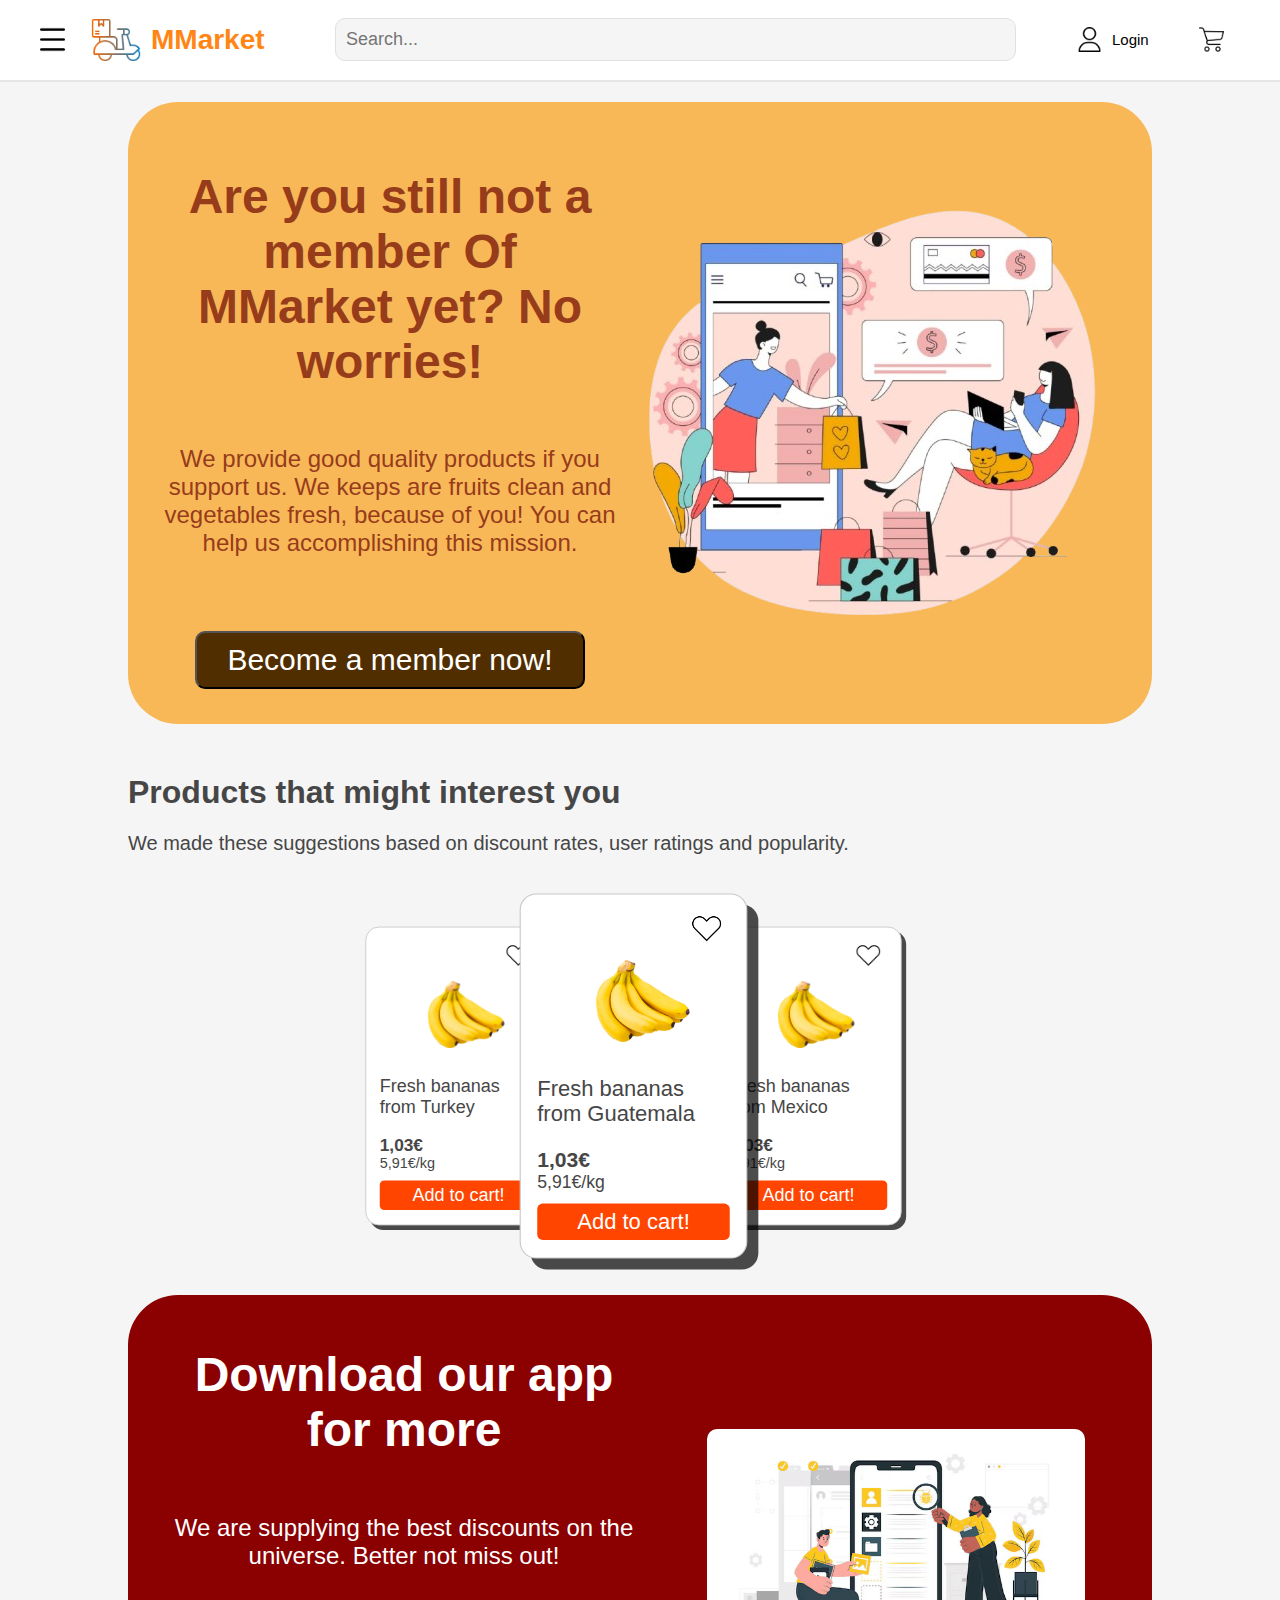
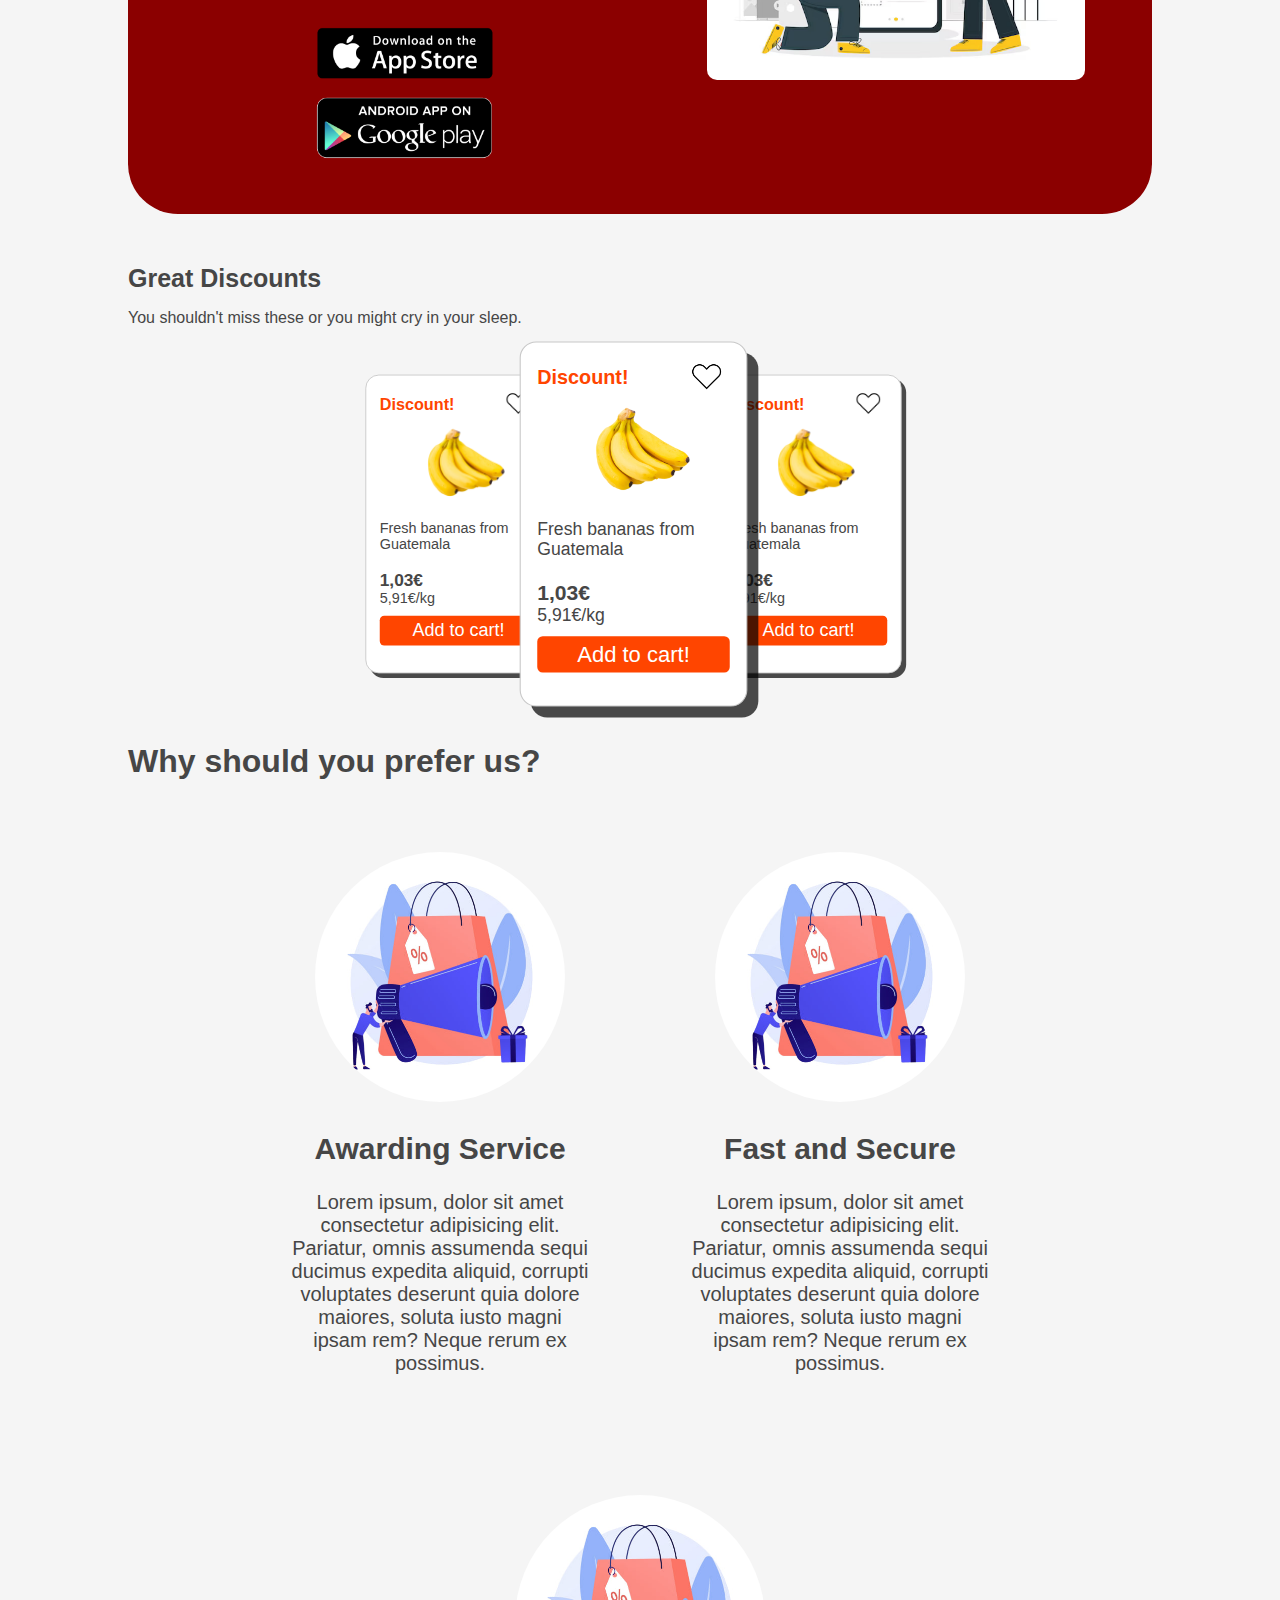
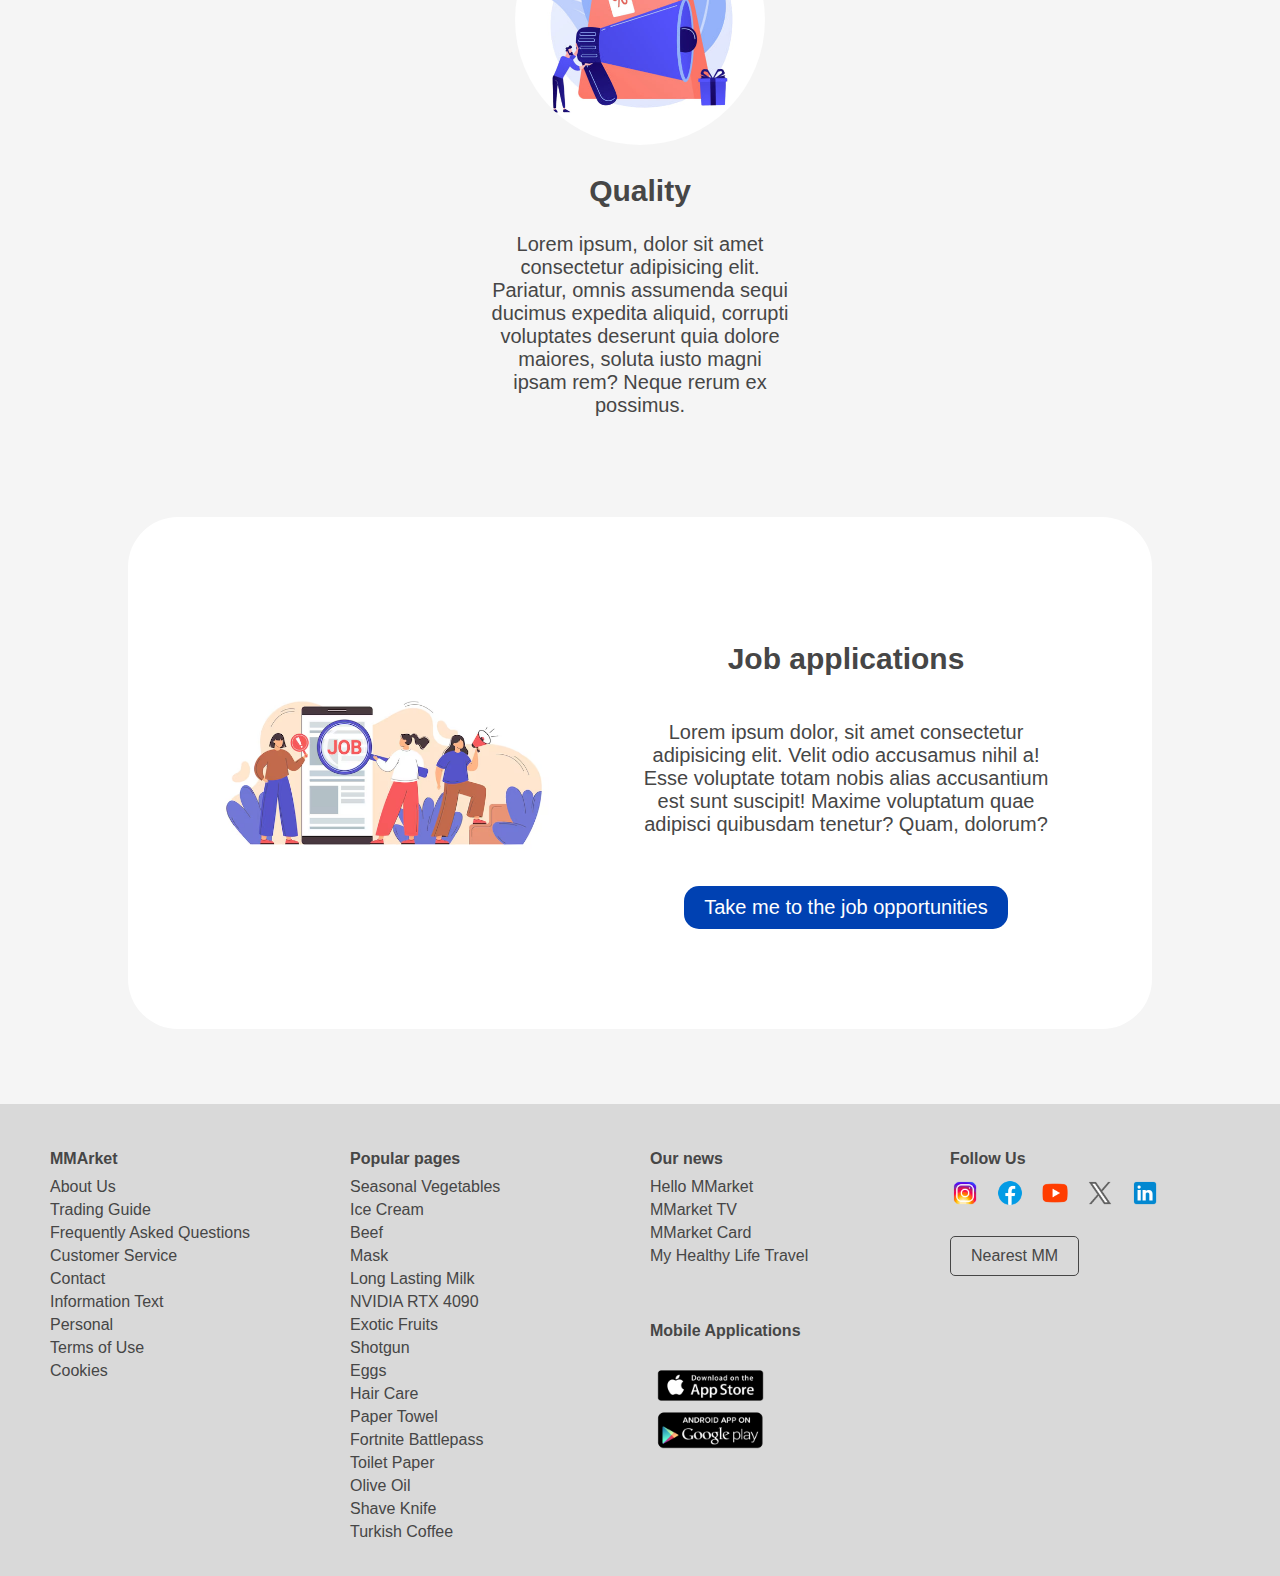
<file: index.html>
<!DOCTYPE html>
<html lang="en">
<head>
    <meta charset="UTF-8">
    <meta name="viewport" content="width=device-width, initial-scale=1.0">
    <title>MMarket - Entry</title>
    <link rel="stylesheet" href="css/styles.css">
    <link rel="stylesheet" href="css/index.css">   
    <link rel="icon" href="img/logo.png">
</head>
<body>
    <header>
        
        <div class="menu">
            <button id="menu-button">
                <img src="img/menu.png" alt="Menu">
            </button>
        </div>

        <div class="logo">
            <a href="index.html">
                <div id="logo-container">
                    <img src="img/logo.png" alt="MMarket Logo">
                    <h1>MMarket</h1>
                </div>
            </a>
        </div>

        <div class="searchbar">
            <div id="seachbar-div">
                <input type="text" size="45" placeholder="Search...">
            </div>
        </div>
        
        <div class="entry">
            <a href="entry.html">
                <button id="login-button">
                    <img src="img/user.png" alt="Login">
                    <span>Login</span>
                </button>
            </a>
        </div>  

        <div class="cart">
            <a href="cart.html">
                <button id="cart-button">
                    <img src="img/cart.png" alt="Cart">
                </button>
            </a>
        </div>

    </header>

    <main id="main-main">
        <section id="main-membership">
            <div id="main-mem-info">
                <h1>Are you still not a member
                    Of MMarket yet? No worries!</h1>
                <p>We provide good quality products if you support us. We
                    keeps are fruits clean and vegetables fresh, because of
                    you! You can help us accomplishing this mission.</p>
                    <button><a href="entry.html">Become a member now!</a></button>
            </div>
            <div id="main-mem-img">
                <img src="img/member.png">
            </div>
        </section>

        <section class="main-items-1">
            <h1>Products that might interest you</h1>
            <p>We made these suggestions based on discount rates, user ratings and popularity.</p>
            <div class="carousel-container">
                <div class="carousel">
                    <div class="carousel-item">
                        <div class="main-items-1-div-top">
                            <div class="main-items-1-div-top-head">
                                <span class="discount-tag">Discount!</span>
                                <button>
                                    <img src="img/heart.png" alt="">
                                </button>
                            </div>
                            <img src="img/items/banana.png" alt="">
                        </div>
                        <div class="main-items-1-div-bot">
                            <p>Fresh bananas from Turkey</p>
                            <div class="main-items-1-div-bot-price">
                                <span>1,03€</span> <br>
                                <span>5,91€/kg</span>
                            </div>
                            <button><a href="item.html">Add to cart!</a></button>
                        </div>
                    </div>
                    <div class="carousel-item">
                        <div class="main-items-1-div-top">
                            <div class="main-items-1-div-top-head">
                                <span class="discount-tag">Discount!</span>
                                <button>
                                    <img src="img/heart.png" alt="">
                                </button>
                            </div>
                            <img src="img/items/banana.png" alt="">
                        </div>
                        <div class="main-items-1-div-bot">
                            <p>Fresh bananas from Guatemala</p>
                            <div class="main-items-1-div-bot-price">
                                <span>1,03€</span> <br>
                                <span>5,91€/kg</span>
                            </div>
                            <button><a href="item.html">Add to cart!</a></button>
                        </div>
                    </div>
                    <div class="carousel-item">
                        <div class="main-items-1-div-top">
                            <div class="main-items-1-div-top-head">
                                <span class="discount-tag">Discount!</span>
                                <button>
                                    <img src="img/heart.png" alt="">
                                </button>
                            </div>
                            <img src="img/items/banana.png" alt="">
                        </div>
                        <div class="main-items-1-div-bot">
                            <p>Fresh bananas from Mexico</p>
                            <div class="main-items-1-div-bot-price">
                                <span>1,03€</span> <br>
                                <span>5,91€/kg</span>
                            </div>
                            <button><a href="item.html">Add to cart!</a></button>
                        </div>
                    </div>
                    <div class="carousel-item">
                        <div class="main-items-1-div-top">
                            <div class="main-items-1-div-top-head">
                                <span class="discount-tag">Discount!</span>
                                <button>
                                    <img src="img/heart.png" alt="">
                                </button>
                            </div>
                            <img src="img/items/banana.png" alt="">
                        </div>
                        <div class="main-items-1-div-bot">
                            <p>Fresh bananas from Antartica</p>
                            <div class="main-items-1-div-bot-price">
                                <span>1,03€</span> <br>
                                <span>5,91€/kg</span>
                            </div>
                            <button><a href="item.html">Add to cart!</a></button>
                        </div>
                    </div>
                    <div class="carousel-item">
                        <div class="main-items-1-div-top">
                            <div class="main-items-1-div-top-head">
                                <span class="discount-tag">Discount!</span>
                                <button>
                                    <img src="img/heart.png" alt="">
                                </button>
                            </div>
                            <img src="img/items/banana.png" alt="">
                        </div>
                        <div class="main-items-1-div-bot">
                            <p>Fresh bananas from Finland</p>
                            <div class="main-items-1-div-bot-price">
                                <span>1,03€</span> <br>
                                <span>5,91€/kg</span>
                            </div>
                            <button><a href="item.html">Add to cart!</a></button>
                        </div>
                    </div>
                </div>
            </div>
        </section>

        <section id="main-app-sec">
            
                <div id="main-app-info">
                    <h1>Download our app for more</h1>
                    <p>We are supplying the best discounts on
                        the universe. Better not miss out!</p>
                    <img src="img/mobile.png" alt="">
                </div>
            
            <div id="main-app-img">
                <img src="img/appimg.jpg">
            </div>
        </section>

        <div id="main-discount">
            <h1>Great Discounts</h1>
            <p>You shouldn't miss these or you might cry in your sleep.</p>
            <div class="carousel-container">
                <div class="carousel">
                    <div class="carousel-item-2">
                        <div class="main-items-1-div-top">
                            <div class="main-items-1-div-top-head">
                                <span class="discount-tag">Discount!</span>
                                <button>
                                    <img src="img/heart.png" alt="">
                                </button>
                            </div>
                            <img src="img/items/banana.png" alt="">
                        </div>
                        <div class="main-items-1-div-bot">
                            <p>Fresh bananas from Guatemala</p>
                            <div class="main-items-1-div-bot-price">
                                <span>1,03€</span> <br>
                                <span>5,91€/kg</span>
                            </div>
                            <button><a href="item.html">Add to cart!</a></button>
                        </div>
                    </div>
                    <div class="carousel-item-2">
                        <div class="main-items-1-div-top">
                            <div class="main-items-1-div-top-head">
                                <span class="discount-tag">Discount!</span>
                                <button>
                                    <img src="img/heart.png" alt="">
                                </button>
                            </div>
                            <img src="img/items/banana.png" alt="">
                        </div>
                        <div class="main-items-1-div-bot">
                            <p>Fresh bananas from Guatemala</p>
                            <div class="main-items-1-div-bot-price">
                                <span>1,03€</span> <br>
                                <span>5,91€/kg</span>
                            </div>
                            <button><a href="item.html">Add to cart!</a></button>
                        </div>
                    </div>
                    <div class="carousel-item-2">
                        <div class="main-items-1-div-top">
                            <div class="main-items-1-div-top-head">
                                <span class="discount-tag">Discount!</span>
                                <button>
                                    <img src="img/heart.png" alt="">
                                </button>
                            </div>
                            <img src="img/items/banana.png" alt="">
                        </div>
                        <div class="main-items-1-div-bot">
                            <p>Fresh bananas from Guatemala</p>
                            <div class="main-items-1-div-bot-price">
                                <span>1,03€</span> <br>
                                <span>5,91€/kg</span>
                            </div>
                            <button><a href="item.html">Add to cart!</a></button>
                        </div>
                    </div>
                    <div class="carousel-item-2">
                        <div class="main-items-1-div-top">
                            <div class="main-items-1-div-top-head">
                                <span class="discount-tag">Discount!</span>
                                <button>
                                    <img src="img/heart.png" alt="">
                                </button>
                            </div>
                            <img src="img/items/banana.png" alt="">
                        </div>
                        <div class="main-items-1-div-bot">
                            <p>Fresh bananas from Guatemala</p>
                            <div class="main-items-1-div-bot-price">
                                <span>1,03€</span> <br>
                                <span>5,91€/kg</span>
                            </div>
                            <button><a href="item.html">Add to cart!</a></button>
                        </div>
                    </div>
                    <div class="carousel-item-2">
                        <div class="main-items-1-div-top">
                            <div class="main-items-1-div-top-head">
                                <span class="discount-tag">Discount!</span>
                                <button>
                                    <img src="img/heart.png" alt="">
                                </button>
                            </div>
                            <img src="img/items/banana.png" alt="">
                        </div>
                        <div class="main-items-1-div-bot">
                            <p>Fresh bananas from Guatemala</p>
                            <div class="main-items-1-div-bot-price">
                                <span>1,03€</span> <br>
                                <span>5,91€/kg</span>
                            </div>
                            <button><a href="item.html">Add to cart!</a></button>
                        </div>
                    </div>
                    <div class="carousel-item-2">
                        <div class="main-items-1-div-top">
                            <div class="main-items-1-div-top-head">
                                <span class="discount-tag">Discount!</span>
                                <button>
                                    <img src="img/heart.png" alt="">
                                </button>
                            </div>
                            <img src="img/items/banana.png" alt="">
                        </div>
                        <div class="main-items-1-div-bot">
                            <p>Fresh bananas from Guatemala</p>
                            <div class="main-items-1-div-bot-price">
                                <span>1,03€</span> <br>
                                <span>5,91€/kg</span>
                            </div>
                            <button><a href="item.html">Add to cart!</a></button>
                        </div>
                    </div>
                    <div class="carousel-item-2">
                        <div class="main-items-1-div-top">
                            <div class="main-items-1-div-top-head">
                                <span class="discount-tag">Discount!</span>
                                <button>
                                    <img src="img/heart.png" alt="">
                                </button>
                            </div>
                            <img src="img/items/banana.png" alt="">
                        </div>
                        <div class="main-items-1-div-bot">
                            <p>Fresh bananas from Guatemala</p>
                            <div class="main-items-1-div-bot-price">
                                <span>1,03€</span> <br>
                                <span>5,91€/kg</span>
                            </div>
                            <button><a href="item.html">Add to cart!</a></button>
                        </div>
                    </div>
                </div>
            </div>
        </div>

        <section id="main-recommend">
            <h1>Why should you prefer us?</h1>
            <div id="main-recommend-container">
                <div class="main-rec">
                    <img src="img/preferimg.jpg">
                    <h2>Awarding Service</h2>
                    <p>Lorem ipsum, dolor sit amet consectetur adipisicing elit. Pariatur, omnis assumenda sequi ducimus expedita aliquid, corrupti voluptates deserunt quia dolore maiores, soluta iusto magni ipsam rem? Neque rerum ex possimus.</p>
                </div>
                <div class="main-rec">
                    <img src="img/preferimg.jpg">
                    <h2>Fast and Secure</h2>
                    <p>Lorem ipsum, dolor sit amet consectetur adipisicing elit. Pariatur, omnis assumenda sequi ducimus expedita aliquid, corrupti voluptates deserunt quia dolore maiores, soluta iusto magni ipsam rem? Neque rerum ex possimus.</p>
                </div>
                <div class="main-rec">
                    <img src="img/preferimg.jpg">
                    <h2>Quality</h2>
                    <p>Lorem ipsum, dolor sit amet consectetur adipisicing elit. Pariatur, omnis assumenda sequi ducimus expedita aliquid, corrupti voluptates deserunt quia dolore maiores, soluta iusto magni ipsam rem? Neque rerum ex possimus.</p>
                </div>
            </div>
        </section>

        <section id="main-job">
            <div id="main-job-img-div">
                <img src="img/job.avif">
            </div>
            <div id="main-job-info">
                <h2>Job applications</h2>
                <p>Lorem ipsum dolor, sit amet consectetur adipisicing elit. Velit odio accusamus nihil a! Esse voluptate totam nobis alias accusantium est sunt suscipit! Maxime voluptatum quae adipisci quibusdam tenetur? Quam, dolorum?</p>
                <a href="job.html"><button>Take me to the job opportunities</button></a>
            </div>
        </section>

    </main>

    <footer>
        <div class="footer-section">
            <h3>MMArket</h3>
            <ul>
                <li><a href="#">About Us</a></li>
                <li><a href="#">Trading Guide</a></li>
                <li><a href="#">Frequently Asked Questions</a></li>
                <li><a href="#">Customer Service</a></li>
                <li><a href="#">Contact</a></li>
                <li><a href="#">Information Text</a></li>
                <li><a href="#">Personal</a></li>
                <li><a href="#">Terms of Use</a></li>
                <li><a href="#">Cookies</a></li>
            </ul>
        </div>
        <div class="footer-section">
            <h3>Popular pages</h3>
            <ul>
                <li><a href="#">Seasonal Vegetables</a></li>
                <li><a href="#">Ice Cream</a></li>
                <li><a href="#">Beef</a></li>
                <li><a href="#">Mask</a></li>
                <li><a href="#">Long Lasting Milk</a></li>
                <li><a href="#">NVIDIA RTX 4090</a></li>
                <li><a href="#">Exotic Fruits</a></li>
                <li><a href="#">Shotgun</a></li>
                <li><a href="#">Eggs</a></li>
                <li><a href="#">Hair Care</a></li>
                <li><a href="#">Paper Towel</a></li>
                <li><a href="#">Fortnite Battlepass</a></li>
                <li><a href="#">Toilet Paper</a></li>
                <li><a href="#">Olive Oil</a></li>
                <li><a href="#">Shave Knife</a></li>
                <li><a href="#">Turkish Coffee</a></li>
            </ul>
        </div>
        <div class="footer-section">
            <h3>Our news</h3>
            <ul>
                <li><a href="#">Hello MMarket</a></li>
                <li><a href="#">MMarket TV</a></li>
                <li><a href="#">MMarket Card</a></li>
                <li><a href="#">My Healthy Life Travel</a></li>

            </ul> <br> <br>
            <h3>Mobile Applications</h3>
            <div class="app-icons">
                <img src="img/mobile.png">
            </div>
        </div>
        <div class="footer-section">
            <h3>Follow Us</h3>
            <div class="social-icons">
                <img src="img/instagram.png" alt="Instagram">
                <img src="img/facebook.png" alt="Facebook">
                <img src="img/youtube.png" alt="YouTube">
                <img src="img/x.png" alt="X">
                <img src="img/linkedin.png" alt="LinkedIn">
            </div> <br>
            <div class="button-n">Nearest MM</div>
        </div>
    </footer>

    <script src="js/index.js"></script>
</body>
</html>
</file>
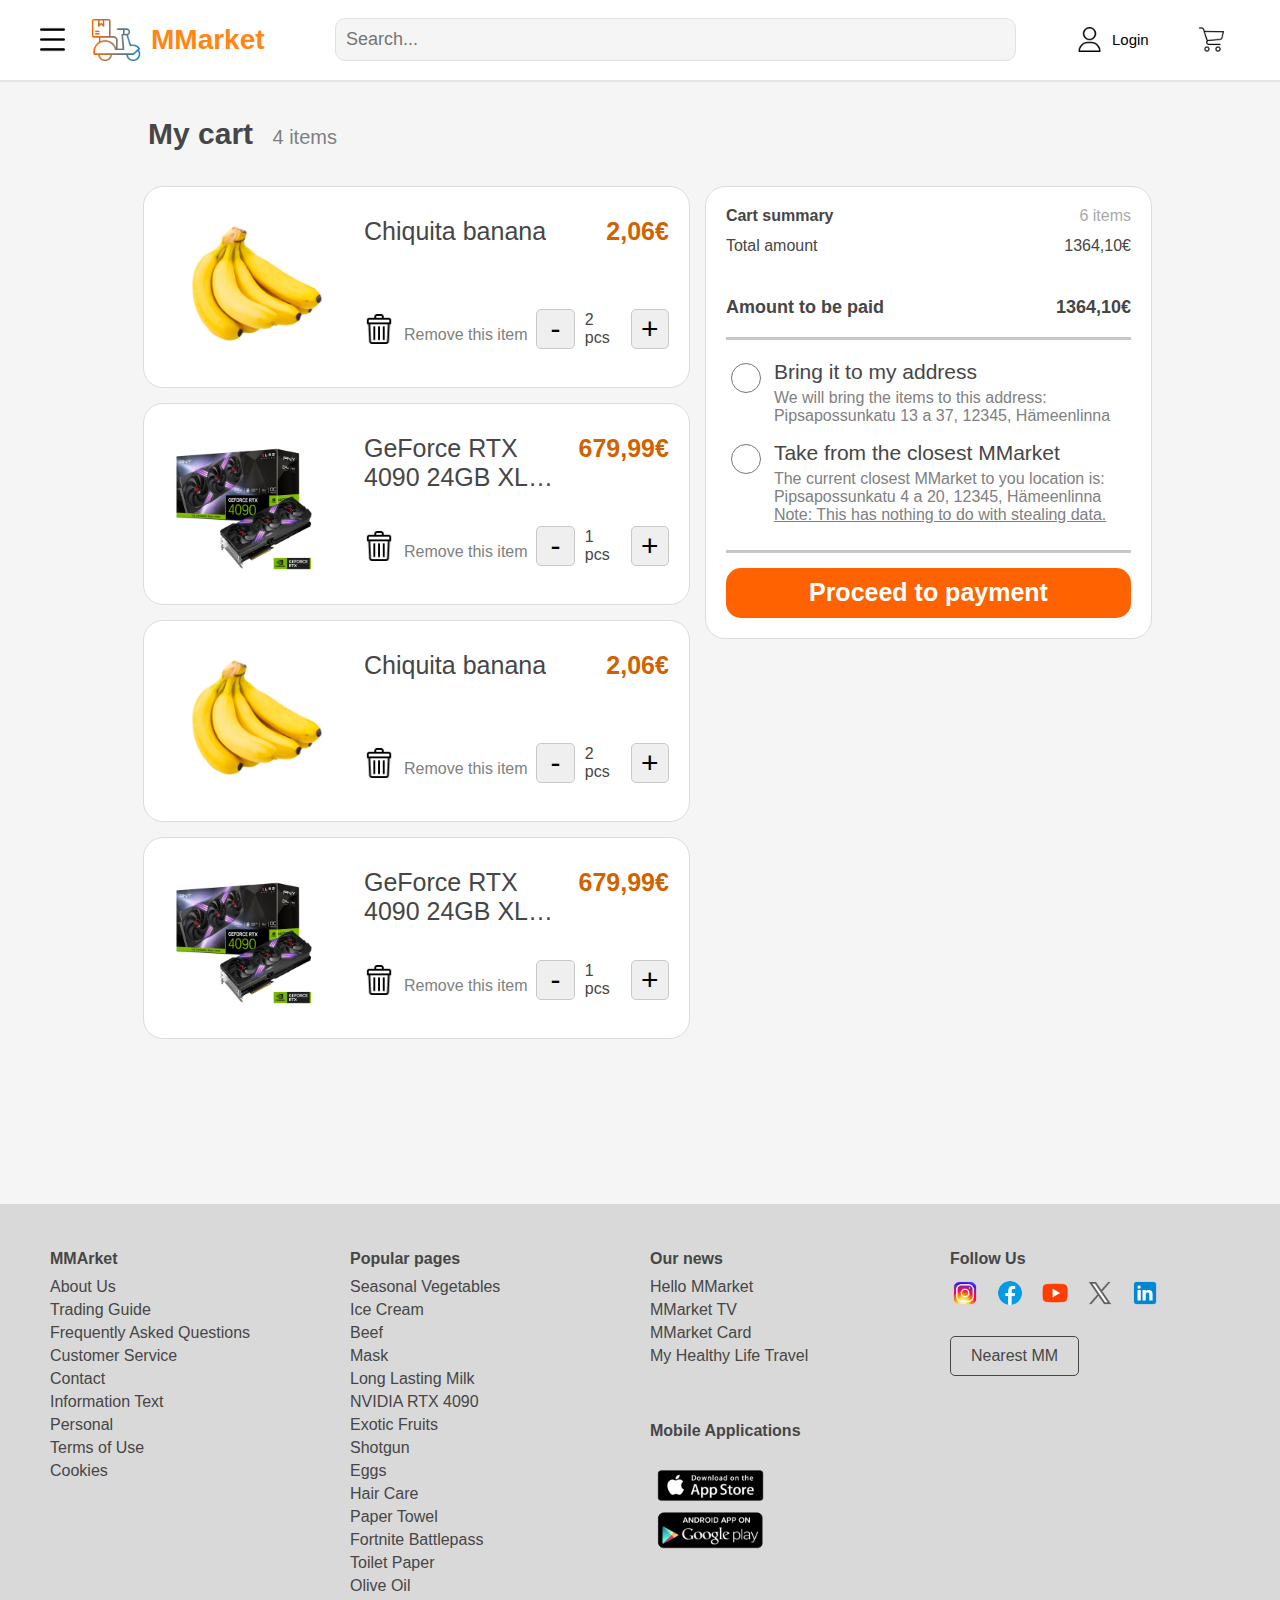
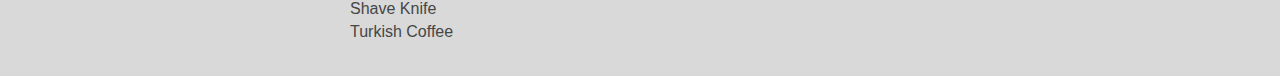
<file: cart.html>
<!DOCTYPE html>
<html lang="en">
<head>
    <meta charset="UTF-8">
    <meta name="viewport" content="width=device-width, initial-scale=1.0">
    <title>MMarket - Main Page</title>
    <link rel="stylesheet" href="css/styles.css">
    <link rel="stylesheet" href="css/cart.css">
    <link rel="icon" href="img/logo.png">
</head>
<body>
    <header>
        
        <div class="menu">
            <button id="menu-button">
                <img src="img/menu.png" alt="Menu">
            </button>
        </div>

        <div class="logo">
            <a href="index.html">
                <div id="logo-container">
                    <img src="img/logo.png" alt="MMarket Logo">
                    <h1>MMarket</h1>
                </div>
            </a>
        </div>

        <div class="searchbar">
            <div id="seachbar-div">
                <input type="text" size="45" placeholder="Search...">
            </div>
        </div>
        
        <div class="entry">
            <a href="entry.html">
                <button id="login-button">
                    <img src="img/user.png" alt="Login">
                    <span>Login</span>
                </button>
            </a>
        </div>  

        <div class="cart">
            <a href="cart.html">
                <button id="cart-button">
                    <img src="img/cart.png" alt="Cart">
                </button>
            </a>
        </div>

    </header>

    <main id="cart-display">
        <span id="cart-title">My cart</span> <span id="cart-count">4 items</span>
        <div id="cart-content">
            <div id="cart-left">
                <section class="cart-item">
                    <div class="cart-item-img">
                        <img src="img/items/banana.png" alt="">
                    </div>
                    <div class="cart-item-content">
                        <div class="cart-item-content-top">
                            <span class="cart-item-name">Chiquita banana</span>
                            <span class="cart-item-price">2,06€</span>
                        </div>
                        <div class="cart-item-content-bot">
                            <div class="cart-delete">
                                <a href="#">
                                    <img src="img/trash.png" alt="">
                                    <span href="#">Remove this item</span>
                                </a>
                            </div>
                            <div class="cart-addition">
                                <button>-</button>
                                <span>2 pcs</span>
                                <button>+</button>
                            </div>
                        </div>
                    </div>
                </section>
                <section class="cart-item">
                    <div class="cart-item-img">
                        <img src="img/items/rtx4090.png" alt="">
                    </div>
                    <div class="cart-item-content">
                        <div class="cart-item-content-top">
                            <span class="cart-item-name">GeForce RTX 4090 24GB XLR8 VERTO EPIC-X RGB Triple Fan</span>
                            <span class="cart-item-price">679,99€</span>
                        </div>
                        <div class="cart-item-content-bot">
                            <div class="cart-delete">
                                <a href="#">
                                    <img src="img/trash.png" alt="">
                                    <span href="#">Remove this item</span>
                                </a>
                            </div>
                            <div class="cart-addition">
                                <button>-</button>
                                <span>1 pcs</span>
                                <button>+</button>
                            </div>
                        </div>
                    </div>
                </section>
                <section class="cart-item">
                    <div class="cart-item-img">
                        <img src="img/items/banana.png" alt="">
                    </div>
                    <div class="cart-item-content">
                        <div class="cart-item-content-top">
                            <span class="cart-item-name">Chiquita banana</span>
                            <span class="cart-item-price">2,06€</span>
                        </div>
                        <div class="cart-item-content-bot">
                            <div class="cart-delete">
                                <a href="#">
                                    <img src="img/trash.png" alt="">
                                    <span href="#">Remove this item</span>
                                </a>
                            </div>
                            <div class="cart-addition">
                                <button>-</button>
                                <span>2 pcs</span>
                                <button>+</button>
                            </div>
                        </div>
                    </div>
                </section>
                <section class="cart-item">
                    <div class="cart-item-img">
                        <img src="img/items/rtx4090.png" alt="">
                    </div>
                    <div class="cart-item-content">
                        <div class="cart-item-content-top">
                            <span class="cart-item-name">GeForce RTX 4090 24GB XLR8 VERTO EPIC-X RGB Triple Fan</span>
                            <span class="cart-item-price">679,99€</span>
                        </div>
                        <div class="cart-item-content-bot">
                            <div class="cart-delete">
                                <a href="#">
                                    <img src="img/trash.png" alt="">
                                    <span href="#">Remove this item</span>
                                </a>
                            </div>
                            <div class="cart-addition">
                                <button>-</button>
                                <span>1 pcs</span>
                                <button>+</button>
                            </div>
                        </div>
                    </div>
                </section>
            </div>
            <aside id="cart-total">
                <div id="cart-summary">
                    <div id="cart-top">
                        <span class="cbold">Cart summary</span>
                        <span class="cgray">6 items</span>
                    </div>
                    <div id="cart-mid">
                        <span class="cthin">Total amount</span>
                        <span class="cthin">1364,10€</span>
                    </div>
                    <div id="cart-bot">
                        <span class="cbold">Amount to be paid</span>
                        <span class="cbold">1364,10€</span>
                    </div>
                </div>
                <div id="cart-delivery">
                    <div class="cart-delivery-option">
                        <input type="radio" id="cart-bring" name="delivery" value="a">
                        <div class="cart-delivery-desc">
                            <label for="html">Bring it to my address</label>
                            <p>We will bring the items to this address: <br>
                                Pipsapossunkatu 13 a 37, 12345, Hämeenlinna </p>
                        </div>
                    </div>
                    <div class="cart-delivery-option">
                        <input type="radio" id="cart-take" name="delivery" value="b">
                        <div class="cart-delivery-desc">
                            <label for="html">Take from the closest MMarket</label>
                            <p>The current closest MMarket to you location is: <br>
                                Pipsapossunkatu 4 a 20, 12345, Hämeenlinna <br>
                                <u>Note: This has nothing to do with stealing data.</u></p>
                        </div>
                    </div>
                </div>
                <div id="cart-proceed">
                    <button>Proceed to payment</button>
                </div>
            </aside>
        </div>
    </main>

    <footer>
        <div class="footer-section">
            <h3>MMArket</h3>
            <ul>
                <li><a href="#">About Us</a></li>
                <li><a href="#">Trading Guide</a></li>
                <li><a href="#">Frequently Asked Questions</a></li>
                <li><a href="#">Customer Service</a></li>
                <li><a href="#">Contact</a></li>
                <li><a href="#">Information Text</a></li>
                <li><a href="#">Personal</a></li>
                <li><a href="#">Terms of Use</a></li>
                <li><a href="#">Cookies</a></li>
            </ul>
        </div>
        <div class="footer-section">
            <h3>Popular pages</h3>
            <ul>
                <li><a href="#">Seasonal Vegetables</a></li>
                <li><a href="#">Ice Cream</a></li>
                <li><a href="#">Beef</a></li>
                <li><a href="#">Mask</a></li>
                <li><a href="#">Long Lasting Milk</a></li>
                <li><a href="#">NVIDIA RTX 4090</a></li>
                <li><a href="#">Exotic Fruits</a></li>
                <li><a href="#">Shotgun</a></li>
                <li><a href="#">Eggs</a></li>
                <li><a href="#">Hair Care</a></li>
                <li><a href="#">Paper Towel</a></li>
                <li><a href="#">Fortnite Battlepass</a></li>
                <li><a href="#">Toilet Paper</a></li>
                <li><a href="#">Olive Oil</a></li>
                <li><a href="#">Shave Knife</a></li>
                <li><a href="#">Turkish Coffee</a></li>
            </ul>
        </div>
        <div class="footer-section">
            <h3>Our news</h3>
            <ul>
                <li><a href="#">Hello MMarket</a></li>
                <li><a href="#">MMarket TV</a></li>
                <li><a href="#">MMarket Card</a></li>
                <li><a href="#">My Healthy Life Travel</a></li>

            </ul> <br> <br>
            <h3>Mobile Applications</h3>
            <div class="app-icons">
                <img src="img/mobile.png">
            </div>
        </div>
        <div class="footer-section">
            <h3>Follow Us</h3>
            <div class="social-icons">
                <img src="img/instagram.png" alt="Instagram">
                <img src="img/facebook.png" alt="Facebook">
                <img src="img/youtube.png" alt="YouTube">
                <img src="img/x.png" alt="X">
                <img src="img/linkedin.png" alt="LinkedIn">
            </div> <br>
            <div class="button-n">Nearest MM</div>
        </div>
    </footer>
</body>
</html>
</file>
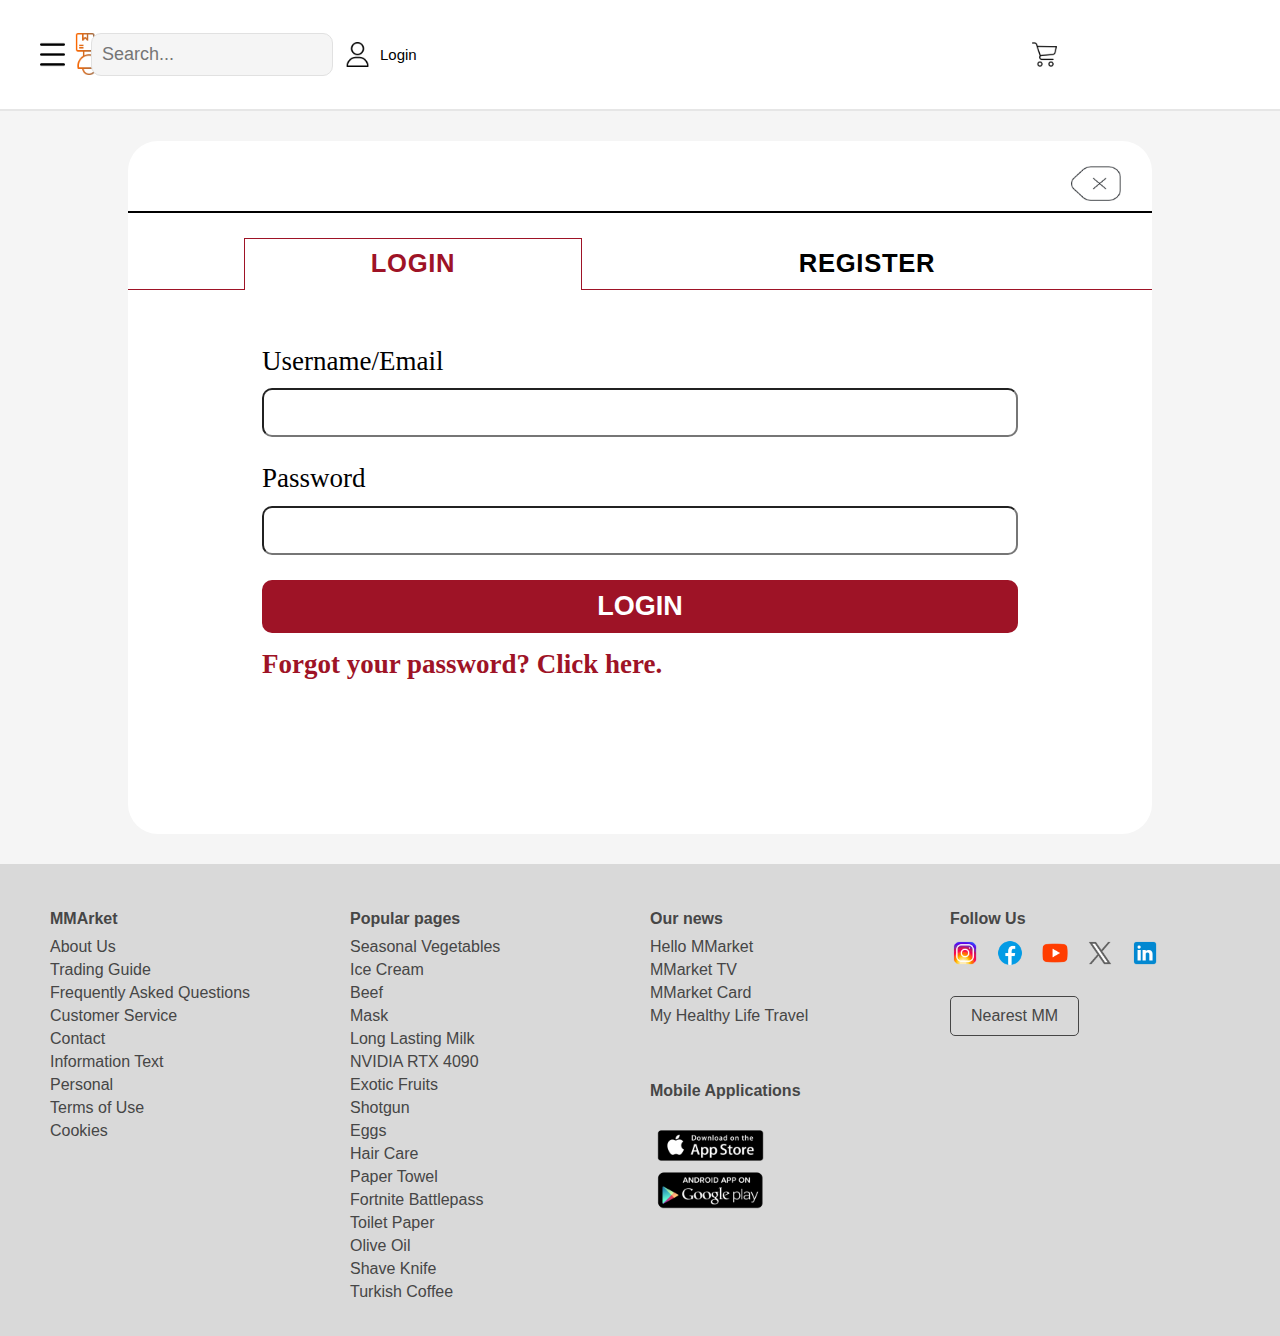
<file: entry.html>
<!DOCTYPE html>
<html lang="en">
<head>
    <meta charset="UTF-8">
    <meta name="viewport" content="width=device-width, initial-scale=1.0">
    <title>MMarket - Entry</title>
    <link rel="stylesheet" href="css/styles.css">
    <link rel="stylesheet" href="css/entry.css">
    <link rel="icon" href="img/logo.png">
</head>
<body>
    <header>
        <nav id="header-left">
            <button id="menu-button">
                <img src="img/menu.png" alt="Menu">
            </button>
            <a href="index.html">
                <div id="logo-container">
                    <img src="img/logo.png" alt="MMarket Logo">
                    <h1>MMarket</h1>
                </div>
            </a>
        </nav>
        <div id="seachbar-div">
            <input type="text" size="45" placeholder="Search...">
        </div>
        <nav id="header-right">
            <a href="entry.html">
                <button id="login-button">
                    <img src="img/user.png" alt="Login">
                    <span>Login</span>
                </button>
            </a>
            <button id="cart-button">
                <img src="img/cart.png" alt="Cart">
            </button>
        </nav>
    </header>
    <article>
        <div id="container">
            <div class="top-row">
                <img src="img/entry-icon.png" alt="Entry icon">
            </div>
            <div class="choice">
                <button type="button" id="login" class="active" onclick="setActive('login', 'register')">LOGIN
                    <div></div>
                </button>
                <button type="button" id="register" class="inactive" onclick="setActive('register', 'login')">REGISTER
                    <div></div>
                </button>
            </div>
            <iframe class="login-height" id="entry-container" src="login.html" frameborder="0"></iframe>
        </div>
    </article>
    <footer>
        <div class="footer-section">
            <h3>MMArket</h3>
            <ul>
                <li><a href="#">About Us</a></li>
                <li><a href="#">Trading Guide</a></li>
                <li><a href="#">Frequently Asked Questions</a></li>
                <li><a href="#">Customer Service</a></li>
                <li><a href="#">Contact</a></li>
                <li><a href="#">Information Text</a></li>
                <li><a href="#">Personal</a></li>
                <li><a href="#">Terms of Use</a></li>
                <li><a href="#">Cookies</a></li>
            </ul>
        </div>
        <div class="footer-section">
            <h3>Popular pages</h3>
            <ul>
                <li><a href="#">Seasonal Vegetables</a></li>
                <li><a href="#">Ice Cream</a></li>
                <li><a href="#">Beef</a></li>
                <li><a href="#">Mask</a></li>
                <li><a href="#">Long Lasting Milk</a></li>
                <li><a href="#">NVIDIA RTX 4090</a></li>
                <li><a href="#">Exotic Fruits</a></li>
                <li><a href="#">Shotgun</a></li>
                <li><a href="#">Eggs</a></li>
                <li><a href="#">Hair Care</a></li>
                <li><a href="#">Paper Towel</a></li>
                <li><a href="#">Fortnite Battlepass</a></li>
                <li><a href="#">Toilet Paper</a></li>
                <li><a href="#">Olive Oil</a></li>
                <li><a href="#">Shave Knife</a></li>
                <li><a href="#">Turkish Coffee</a></li>
            </ul>
        </div>
        <div class="footer-section">
            <h3>Our news</h3>
            <ul>
                <li><a href="#">Hello MMarket</a></li>
                <li><a href="#">MMarket TV</a></li>
                <li><a href="#">MMarket Card</a></li>
                <li><a href="#">My Healthy Life Travel</a></li>

            </ul> <br> <br>
            <h3>Mobile Applications</h3>
            <div class="app-icons">
                <img src="img/mobile.png">
            </div>
        </div>
        <div class="footer-section">
            <h3>Follow Us</h3>
            <div class="social-icons">
                <img src="img/instagram.png" alt="Instagram">
                <img src="img/facebook.png" alt="Facebook">
                <img src="img/youtube.png" alt="YouTube">
                <img src="img/x.png" alt="X">
                <img src="img/linkedin.png" alt="LinkedIn">
            </div> <br>
            <div class="button-n">Nearest MM</div>
        </div>
    </footer>

    <script src="js/entry.js"></script>
</body>
</html>
</file>
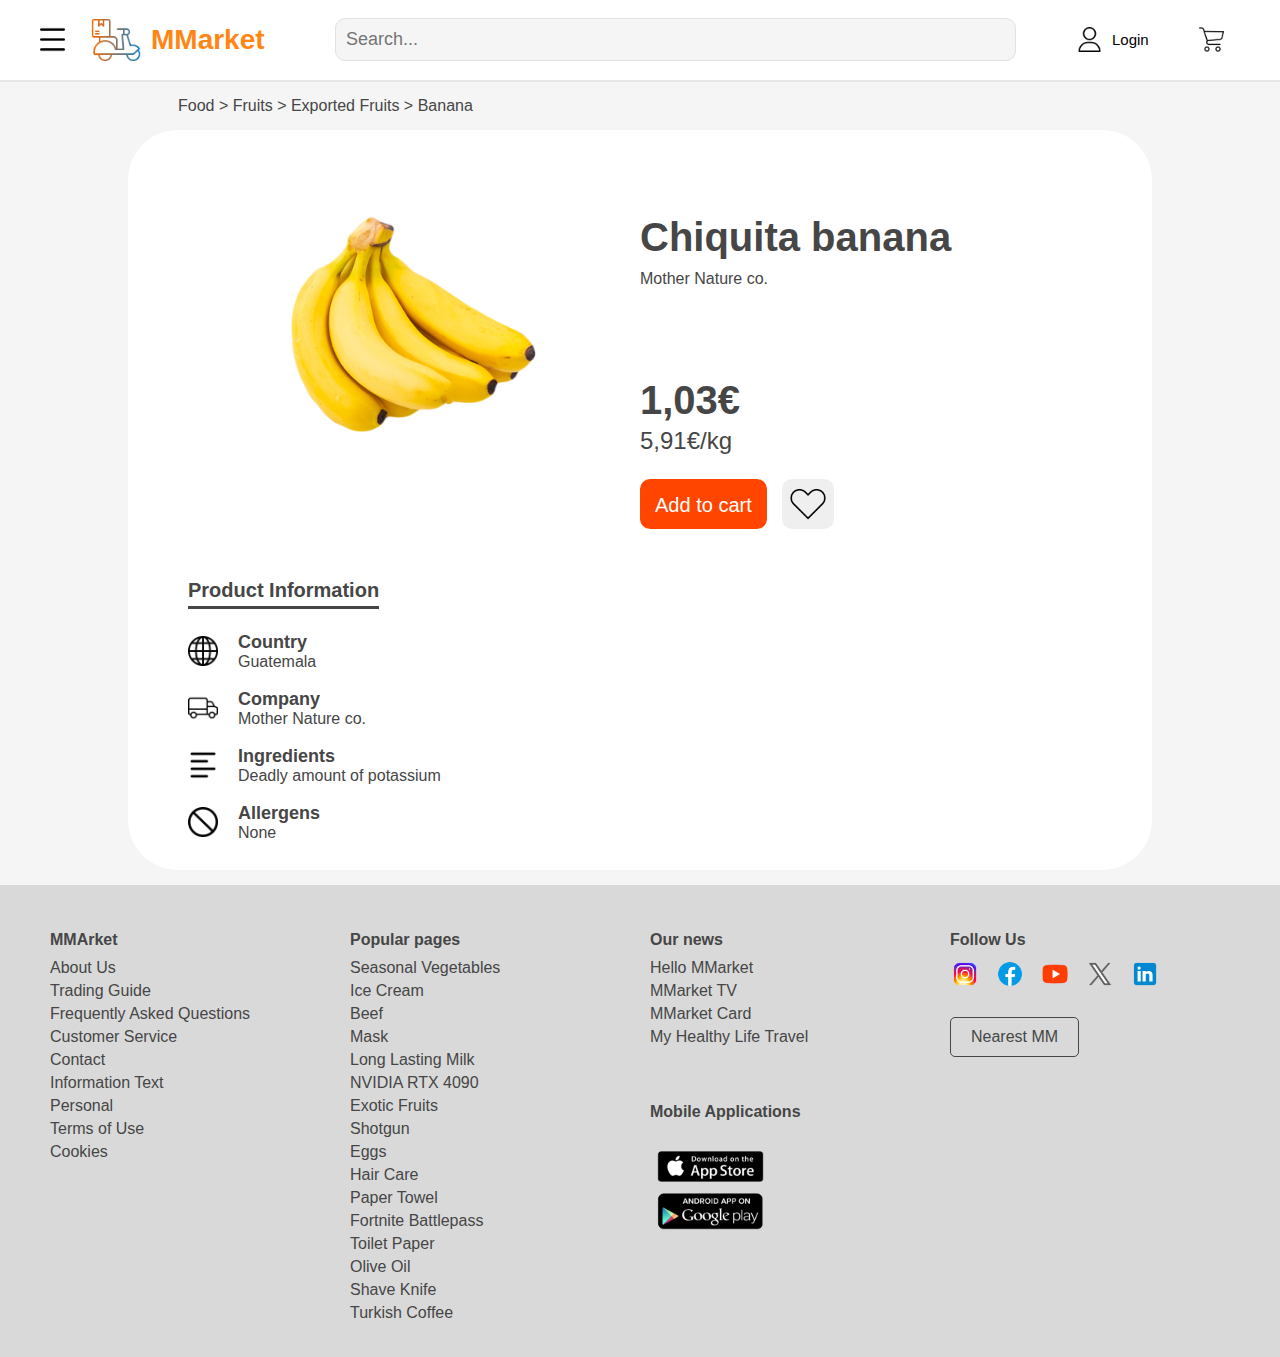
<file: item.html>
<!DOCTYPE html>
<html lang="en">
<head>
    <meta charset="UTF-8">
    <meta name="viewport" content="width=device-width, initial-scale=1.0">
    <title>MMArket - Item Page</title>
    <link rel="icon" href="img/logo.png">
    <link rel="stylesheet" href="css/styles.css">
    <link rel="stylesheet" href="css/item.css">
</head>
<body>
    <header>
        
        <div class="menu">
            <button id="menu-button">
                <img src="img/menu.png" alt="Menu">
            </button>
        </div>

        <div class="logo">
            <a href="index.html">
                <div id="logo-container">
                    <img src="img/logo.png" alt="MMarket Logo">
                    <h1>MMarket</h1>
                </div>
            </a>
        </div>

        <div class="searchbar">
            <div id="seachbar-div">
                <input type="text" size="45" placeholder="Search...">
            </div>
        </div>
        
        <div class="entry">
            <a href="entry.html">
                <button id="login-button">
                    <img src="img/user.png" alt="Login">
                    <span>Login</span>
                </button>
            </a>
        </div>  

        <div class="cart">
            <a href="cart.html">
                <button id="cart-button">
                    <img src="img/cart.png" alt="Cart">
                </button>
            </a>
        </div>

    </header>

    <main id="item-display">
        <span id="item-category"><a href="#">Food</a> > <a href="#">Fruits</a> > <a href="">Exported Fruits</a> > <a href="">Banana</a></span>
        <article id="display-div">
            <section id="item-top">
                <div id="item-image">
                    <img src="img/items/banana.png" alt="Banana">
                </div>
                <div id="item-name">
                    <h1>Chiquita banana</h1>
                    <span id="item-provider">Mother Nature co.</span>
                </div>
                <div id="item-price">
                    <p id="price-of-one">1,03€</p>
                    <p id="price-of-kilo">5,91€/kg</p>
                </div>
                <div id="item-buttons">
                    <button id="item-add-to-cart"><a href="cart.html">Add to cart</a></button>
                    <button id="item-add-to-fav"><img src="img/heart.png"></button>
                </div>
            </section>

            <section id="item-info">
                <span id="info-title">Product Information</span>
                <section id="item-info-div">
                    <div class="info-div">
                        <img src="img/company.png" alt="">
                        <div>
                            <span>Country</span> <br>
                            <span>Guatemala</span>
                        </div>
                    </div>
                    <div class="info-div">
                        <img src="img/origin.png" alt="">
                        <div>
                            <span>Company</span> <br>
                            <span>Mother Nature co.</span>
                        </div>
                    </div>
                    <div class="info-div">
                        <img src="img/contains.png" alt="">
                        <div>
                            <span>Ingredients</span> <br>
                            <span>Deadly amount of potassium</span>
                        </div>
                    </div>
                    <div class="info-div">
                        <img src="img/allergens.png" alt="">
                        <div>
                            <span>Allergens</span> <br>
                            <span>None</span>
                        </div>
                    </div>
                </section>
            </section>
        </article>
    </main>

    <footer>
        <div class="footer-section">
            <h3>MMArket</h3>
            <ul>
                <li><a href="#">About Us</a></li>
                <li><a href="#">Trading Guide</a></li>
                <li><a href="#">Frequently Asked Questions</a></li>
                <li><a href="#">Customer Service</a></li>
                <li><a href="#">Contact</a></li>
                <li><a href="#">Information Text</a></li>
                <li><a href="#">Personal</a></li>
                <li><a href="#">Terms of Use</a></li>
                <li><a href="#">Cookies</a></li>
            </ul>
        </div>
        <div class="footer-section">
            <h3>Popular pages</h3>
            <ul>
                <li><a href="#">Seasonal Vegetables</a></li>
                <li><a href="#">Ice Cream</a></li>
                <li><a href="#">Beef</a></li>
                <li><a href="#">Mask</a></li>
                <li><a href="#">Long Lasting Milk</a></li>
                <li><a href="#">NVIDIA RTX 4090</a></li>
                <li><a href="#">Exotic Fruits</a></li>
                <li><a href="#">Shotgun</a></li>
                <li><a href="#">Eggs</a></li>
                <li><a href="#">Hair Care</a></li>
                <li><a href="#">Paper Towel</a></li>
                <li><a href="#">Fortnite Battlepass</a></li>
                <li><a href="#">Toilet Paper</a></li>
                <li><a href="#">Olive Oil</a></li>
                <li><a href="#">Shave Knife</a></li>
                <li><a href="#">Turkish Coffee</a></li>
            </ul>
        </div>
        <div class="footer-section">
            <h3>Our news</h3>
            <ul>
                <li><a href="#">Hello MMarket</a></li>
                <li><a href="#">MMarket TV</a></li>
                <li><a href="#">MMarket Card</a></li>
                <li><a href="#">My Healthy Life Travel</a></li>

            </ul> <br> <br>
            <h3>Mobile Applications</h3>
            <div class="app-icons">
                <img src="img/mobile.png">
            </div>
        </div>
        <div class="footer-section">
            <h3>Follow Us</h3>
            <div class="social-icons">
                <img src="img/instagram.png" alt="Instagram">
                <img src="img/facebook.png" alt="Facebook">
                <img src="img/youtube.png" alt="YouTube">
                <img src="img/x.png" alt="X">
                <img src="img/linkedin.png" alt="LinkedIn">
            </div> <br>
            <div class="button-n">Nearest MM</div>
        </div>
    </footer>
</body>
</html>
</file>
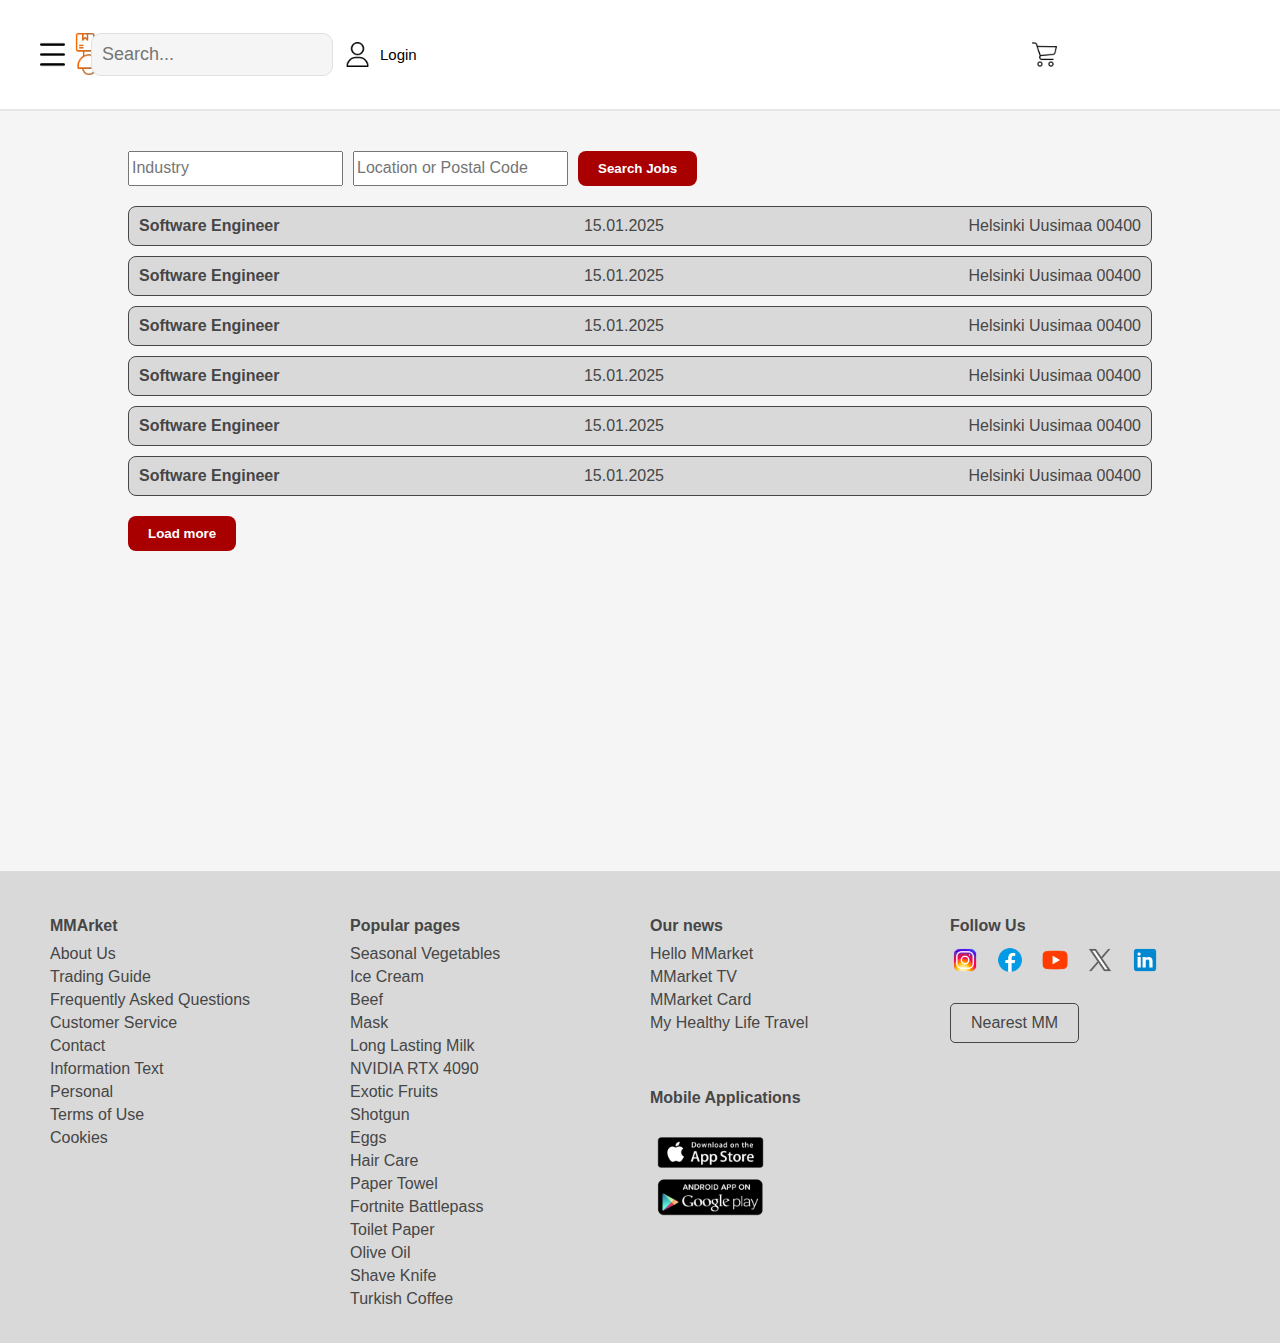
<file: job.html>
<!DOCTYPE html>
<html lang="en">
<head>
    <meta charset="UTF-8">
    <meta name="viewport" content="width=device-width, initial-scale=1.0">
    <title>Job opportunities</title>
    <link rel="stylesheet" href="css/styles.css">
    <link rel="stylesheet" href="css/job.css">
</head>
<body>
    <header>
        <nav id="header-left">
            <button id="menu-button">
                <img src="img/menu.png" alt="Menu">
            </button>
            <a href="index.html">
                <div id="logo-container">
                    <img src="img/logo.png" alt="MMarket Logo">
                    <h1>MMarket</h1>
                </div>
            </a>
        </nav>
        <div id="seachbar-div">
            <input type="text" size="45" placeholder="Search...">
        </div>
        <nav id="header-right">
            <a href="entry.html">
                <button id="login-button">
                    <img src="img/user.png" alt="Login">
                    <span>Login</span>
                </button>
            </a>
            <button id="cart-button">
                <img src="img/cart.png" alt="Cart">
            </button>
        </nav>
    </header>

    <article>
        <div class="search-bar">
            <input type="text" placeholder="Industry">
            <input type="text" placeholder="Location or Postal Code">
            <button>Search Jobs</button>
        </div>

        <div class="job-list">
            <div class="jobb">
                <div class="job-title">Software Engineer</div>
                <div class="job-date">15.01.2025</div>
                <div class="job-location">Helsinki Uusimaa 00400</div>
            </div>
            <div class="jobb">
                <div class="job-title">Software Engineer</div>
                <div class="job-date">15.01.2025</div>
                <div class="job-location">Helsinki Uusimaa 00400</div>
            </div>
            <div class="jobb">
                <div class="job-title">Software Engineer</div>
                <div class="job-date">15.01.2025</div>
                <div class="job-location">Helsinki Uusimaa 00400</div>
            </div>
            <div class="jobb">
                <div class="job-title">Software Engineer</div>
                <div class="job-date">15.01.2025</div>
                <div class="job-location">Helsinki Uusimaa 00400</div>
            </div>
            <div class="jobb">
                <div class="job-title">Software Engineer</div>
                <div class="job-date">15.01.2025</div>
                <div class="job-location">Helsinki Uusimaa 00400</div>
            </div>
            <div class="jobb">
                <div class="job-title">Software Engineer</div>
                <div class="job-date">15.01.2025</div>
                <div class="job-location">Helsinki Uusimaa 00400</div>
            </div>
        </div>
        <div class="load-more">
            <button>Load more</button>

        </div>
    </article>

    <footer>
        <div class="footer-section">
            <h3>MMArket</h3>
            <ul>
                <li><a href="#">About Us</a></li>
                <li><a href="#">Trading Guide</a></li>
                <li><a href="#">Frequently Asked Questions</a></li>
                <li><a href="#">Customer Service</a></li>
                <li><a href="#">Contact</a></li>
                <li><a href="#">Information Text</a></li>
                <li><a href="#">Personal</a></li>
                <li><a href="#">Terms of Use</a></li>
                <li><a href="#">Cookies</a></li>
            </ul>
        </div>
        <div class="footer-section">
            <h3>Popular pages</h3>
            <ul>
                <li><a href="#">Seasonal Vegetables</a></li>
                <li><a href="#">Ice Cream</a></li>
                <li><a href="#">Beef</a></li>
                <li><a href="#">Mask</a></li>
                <li><a href="#">Long Lasting Milk</a></li>
                <li><a href="#">NVIDIA RTX 4090</a></li>
                <li><a href="#">Exotic Fruits</a></li>
                <li><a href="#">Shotgun</a></li>
                <li><a href="#">Eggs</a></li>
                <li><a href="#">Hair Care</a></li>
                <li><a href="#">Paper Towel</a></li>
                <li><a href="#">Fortnite Battlepass</a></li>
                <li><a href="#">Toilet Paper</a></li>
                <li><a href="#">Olive Oil</a></li>
                <li><a href="#">Shave Knife</a></li>
                <li><a href="#">Turkish Coffee</a></li>
            </ul>
        </div>
        <div class="footer-section">
            <h3>Our news</h3>
            <ul>
                <li><a href="#">Hello MMarket</a></li>
                <li><a href="#">MMarket TV</a></li>
                <li><a href="#">MMarket Card</a></li>
                <li><a href="#">My Healthy Life Travel</a></li>

            </ul> <br> <br>
            <h3>Mobile Applications</h3>
            <div class="app-icons">
                <img src="img/mobile.png">
            </div>
        </div>
        <div class="footer-section">
            <h3>Follow Us</h3>
            <div class="social-icons">
                <img src="img/instagram.png" alt="Instagram">
                <img src="img/facebook.png" alt="Facebook">
                <img src="img/youtube.png" alt="YouTube">
                <img src="img/x.png" alt="X">
                <img src="img/linkedin.png" alt="LinkedIn">
            </div> <br>
            <div class="button-n">Nearest MM</div>
        </div>
    </footer>
</body>
</html>
</file>
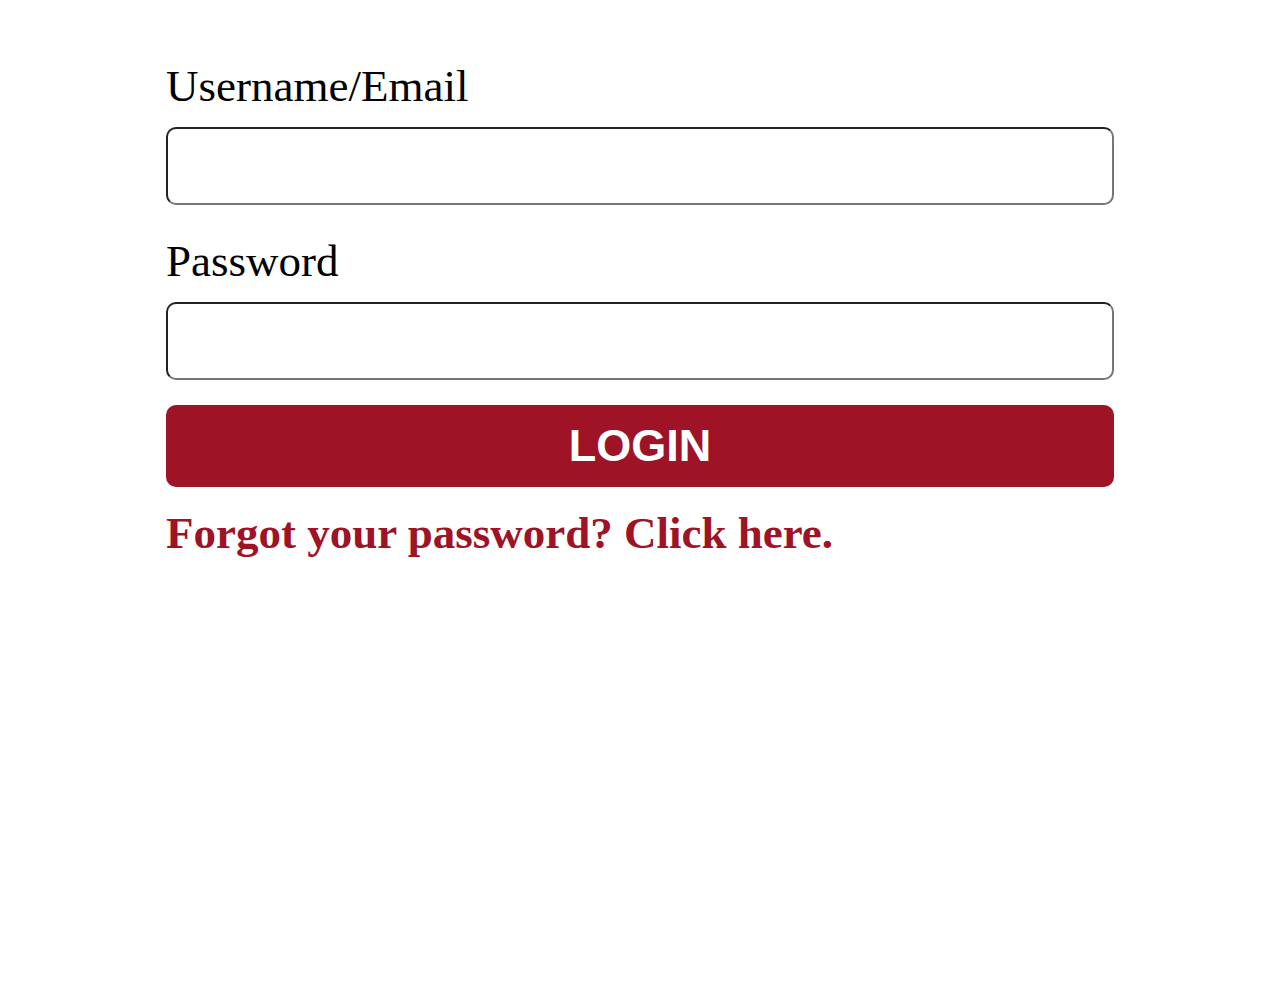
<file: login.html>
<head>
    <link rel="stylesheet" href="css/entry.css">
</head>
<body class="entry-content">
    <form>
        <label for="username">Username/Email</label><br>
        <input class="input" type="text" id="username" name="username"><br>
        <label for="password">Password</label><br>
        <input class="input" type="password" id="password" name="password"><br>
        <input class="button" id="login-button" type="submit" value="LOGIN">
        <a href="" class="forgot-password">Forgot your password? Click here.</a>
    </form>
</body>
</file>
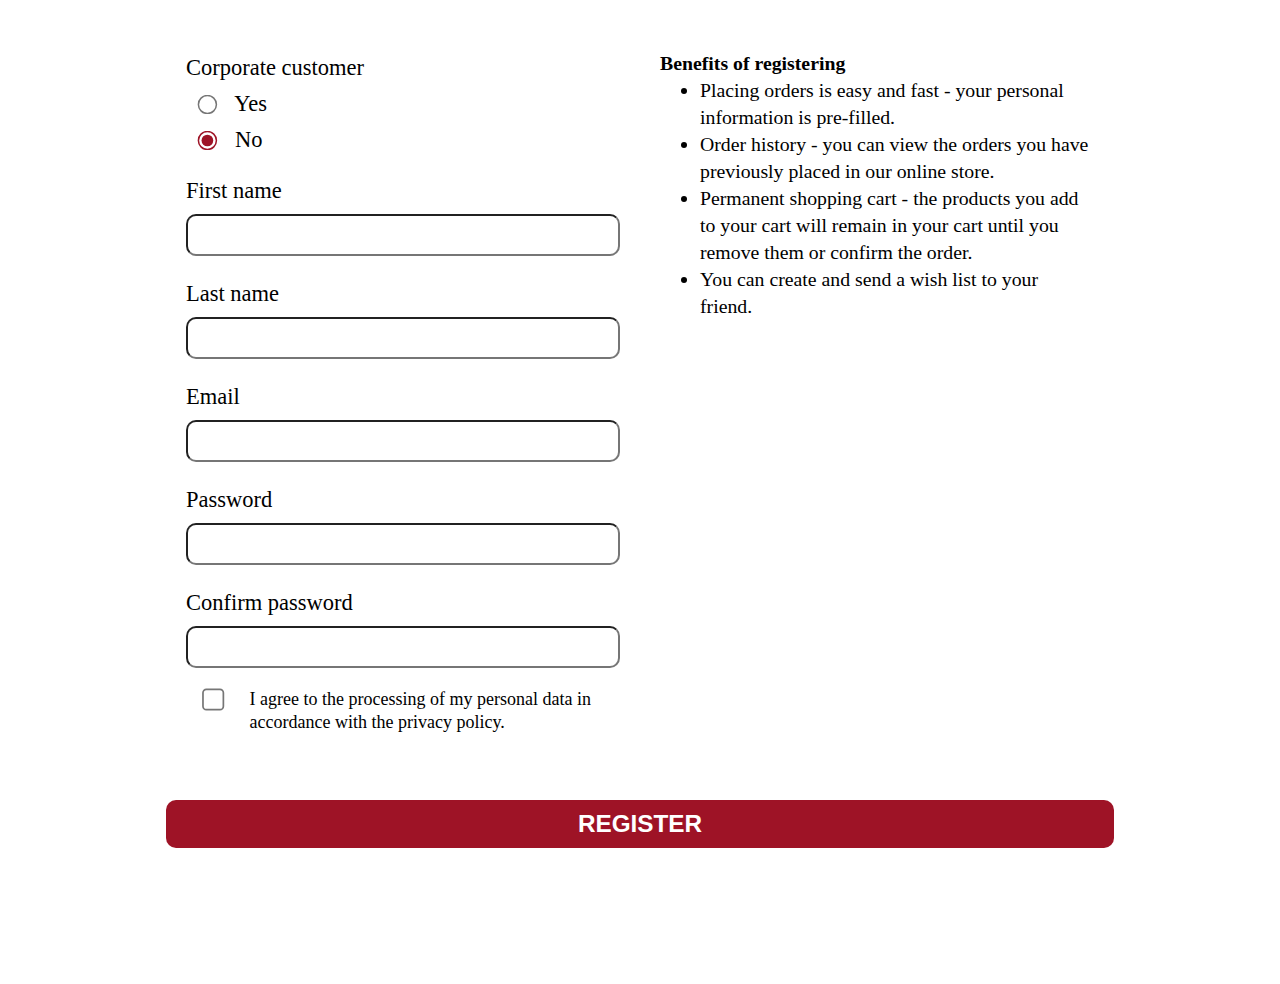
<file: register.html>
<head>
    <link rel="stylesheet" href="css/entry.css">
</head>
<body class="entry-content">
    <form>
        <div class="register-container">
            <div class="right">
                <h4>Benefits of registering</h4>
                <ul>
                    <li>Placing orders is easy and fast - your personal information is pre-filled.</li>
                    <li>Order history - you can view the orders you have previously placed in our online store.</li>
                    <li>Permanent shopping cart - the products you add to your cart will remain in your cart until you remove them or confirm the order.</li>
                    <li>You can create and send a wish list to your friend.</li>
                </ul>
            </div>
            <div class="left">    
                <div class="radio-container">
                    <p>Corporate customer</p>
                    <input class="radio" type="radio" id="yes" name="corporate" value="Yes">
                    <label for="yes">Yes</label><br>
                    <input class="radio" type="radio" id="no" name="corporate" value="No" checked>
                    <label for="no">No</label><br>
                </div>
                <label for="fname">First name</label><br>
                <input class="input" type="text" id="fname" name="fname"><br>
                <label for="lname">Last name</label><br>
                <input class="input" type="text" id="lname" name="lname"><br>
                <label for="email">Email</label><br>
                <input class="input" type="text" id="email" name="email"><br>
                <label for="password">Password</label><br>
                <input class="input" type="password" id="password" name="password"><br>
                <label for="confirm-password">Confirm password</label><br>
                <input class="input" type="password" id="confirm-password" name="confirm-password"><br>
                <div class="checkbox-container">
                    <input class="checkbox" type="checkbox" id="agreement" name="agreement">
                    <label for="agreement">I agree to the processing of my personal data in accordance with the privacy policy.</label><br><br>
                </div>
            </div>
        </div>
        <input class="button" id="register-button" type="submit" value="REGISTER">
    </form>
</body>
</file>
<file: css/styles.css>
body {
    margin: 0px;
    color: rgb(70, 70, 70);
    background-color: rgb(245, 245, 245);
    font-family:'Franklin Gothic Medium', 'Arial Narrow', Arial, sans-serif;
}

header {
    background-color: white;
    border-bottom: 2px solid rgb(230, 230, 230);

    display: grid;
    grid-template-columns: 5% 20% 60% 10% 5%;
    align-items: center;
    justify-content: space-between;

    padding: 5px 30px;
}

.menu, .logo, .searchbar, .entry, .cart {
    grid-row: 1;
}

/* .searchbar {
    grid-column: 3 / 5;
} */

.logo h1 {
    font-size: 28px;
}

header button {
    padding: 10px;
    height: 50px;
    background-color: white;
    border: none;
    border-radius: 10px;
    cursor: pointer;
}

header button:hover {
    background-color: rgb(255, 224, 212);
}

header a {
    text-decoration: none;
}

#menu-button, #cart-button {
    display: flex;
    justify-content: center;
    align-items: center;
}

header img {
    width: 25px;
}

#header-left {
    display: flex;
    justify-content: space-between;
    align-items: center;
}

#header-right {
    display: flex;
    justify-content: space-between;
    align-items: center;
}

#login-button {
    display: flex;
    align-items: center;
    margin-right: 30px;
}

#login-button span {
    padding-left: 10px;
    font-size: 15px;
}

#logo-container {
    display: flex;
    justify-content: flex-start;
    align-items: center;

    color: rgb(255, 134, 20);
    font-size: 20px;
}

#logo-container img {
    width:50px;
    margin-right: 10px;
}

#searchbar-div {
    width: 100%;
}

#searchbar-div input::placeholder {
    line-height: normal;
}

header input {
    width: 90%;
    padding: 10px 10px;
    font-size: 18px;

    border-radius: 10px;
    border: 1px solid rgb(225, 225, 225);
    background-color: rgb(245, 245, 245);
}

footer{
    background-color: rgb(217, 217, 217);
    padding: 20px 40px;
    display: flex;
    justify-content: space-between;
    flex-wrap: wrap;
}
.footer-section{
    flex: 1;
    margin: 10px;
    min-width: 200px;
}
.footer-section h3{
    font-size: 16px;
    margin-bottom: 10px;
}
.footer-section ul{
    list-style: none;
    padding: 0;
    margin: 0;
}
.footer-section ul li{
    margin: 5px 0;
}
.button-n{
    display: inline-block;
    padding: 10px 20px;
    margin-top: 10px;
    background-color: #d9d9d9;
    border: 1px solid;
    border-radius: 5px;
    text-align: center;
    cursor: pointer;
}
.social-icons{
    display: flex;
    gap: 15px;
    margin-top: 10px;
}
.social-icons img{
    width: 30px;
    height: 30px;
    cursor: pointer;
}
.app-icons{
    display: flex;
    gap: 15px;
    margin-top: 10px;
}
.app-icons img{
    width: 120px;
    cursor: pointer;
}

.footer-section a {
    text-decoration: none;
    color: rgb(70, 70, 70);
}

.footer-section a:hover {
    text-decoration: underline;
}

@media only screen and (max-width: 1000px) {
    header {
        grid-template-columns: 4% 25% 45% 12% 4%;
    }
}


@media only screen and (max-width: 700px) {
    header {
        grid-template-columns: 5% 31% 34% 15% 5%;
    }
}

@media only screen and (max-width: 600px) {

    header {
        grid-template-columns: 10% 35% 20% 10% 0%;
    }

    .logo h1 {
        font-size: 16px;
    }

    .menu, .logo, .entry, .cart {
        grid-row: 1;
    }

    .searchbar {
        grid-column: 1 / 5;
        grid-row: 2;
        margin-left: 25px;
    }
}
</file>
<file: css/index.css>
.membership{
    text-align: center;
    padding: 20px;
    margin-bottom: 20px;
    background-color: #AA5E12;
    border-radius: 15px;
}
.membership button{
    padding: 10px 20px;
    margin-top: 10px;
    background-color: #854300;
    border: none;
    border-radius: 8px;
    cursor: pointer;
    color: white;
}
.membership img{
    width: 200px;
    margin-bottom: 10px;
}
.membership button:hover{
    text-decoration: underline;
}
.products, .discounts{
    margin-top: 40px;
}
.products h1, .discounts h1{
    margin-bottom: 20px;
}
.product-list, .discount-list{
    display: flex;
    gap: 15px;
    flex-wrap: wrap;
    background-color: #FFFFFF;
}
.product, .discount{
    border: 1px solid;
    border-radius: 8px;
    padding: 10px;
    text-align: center;
    width: 180px;
}
.product img, .discount img{
    max-width: 100%;
    border-radius: 8px;
}
.discount-list img, .product-list img{
    width: 200px;
    height: 200px;
}
.product a, .discount a{
    text-decoration: none;
}
.app{
    text-align: center;
    padding: 20px;
    margin-bottom: 20px;
    background-color: #A80000;
    color: white;
    border-radius: 15px;
}
.app img{
    width: 200px;
    margin-bottom: 10px;
}
.appimg img{
    width: 500px;
    margin-bottom: 10px;
}
.prefer{
    display: flex;
    justify-content: space-around;
    margin-top: 40px;
}
.pref{
    text-align: center;
    width: 30px;
}
.pref img{
    width: 200px;
    margin-bottom: 10px;
}
.job{
    text-align: center;
    padding: 20px;
    margin-bottom: 20px;
    background-color: #FFFFFF;
    border-radius: 15px;
}
.job button{
    padding: 10px 20px;
    margin-top: 10px;
    background-color: #4049AD;
    border: none;
    border-radius: 8px;
    cursor: pointer;
    color: white;
}

#main-main {
    max-width: 1500px;
    width: 80%;
    margin: 0 auto;
}

#main-membership {
    margin-top: 20px;
    margin-bottom: 50px;
    background-color: rgb(248, 184, 88);
    border-radius: 50px;
    padding: 30px;
    display: flex;
}

#main-mem-info {
    display: flex;
    align-items: center;
    justify-content: center;
    flex-direction: column;
    flex: 1;
    color: rgb(151, 60, 27);
    text-align: center;
    font-size: x-large;
    padding: 5px;
}

#main-mem-info button a {
    text-decoration: none;
    color: white;
}

#main-mem-info p {
    font-size: 24px;
}

#main-mem-img {
    display: flex;
    flex: 0;
    align-items: center;
    justify-content: flex-end;
}

#main-mem-img {
    width: 80%;
}

#main-mem-info button {
    margin-top: 50px;
    background-color: rgb(81, 46, 0);
    color: white;
    font-size: 30px;
    padding: 10px 30px;
    border-radius: 10px;
}

.discount-tag {
    color: orangered;
    font-weight: 600;
    font-size: large;
}

.main-items-1 .discount-tag {
    color: white;
    user-select: none;
}

.main-items-1 p {
    font-size: 20px;
    margin-bottom: 40px;
}

.carousel-container {
    display: flex;
    align-items: self-start;
    margin-bottom: 100px;
    width: 100%;
    height: 300px;
}

.carousel {
    display: flex;
    position: relative;
    width: 600px;
    margin: 0 auto;
}

.carousel-item, .carousel-item-2 {
    display: none;
    position: absolute;
    width: 175px;
    height: 300px;
    border: 1px solid rgb(200, 200, 200);
    background-color: white;
    border-radius: 15px;
    padding: 15px;
    margin: 15px;
    z-index: 0;
}

.active {
    display: block;
    left: 175px;
    z-index: 3;
    box-shadow: 10px 10px rgba(0, 0, 0, 0.7);
    transform: scale(1.1);
    transition: left 1s, box-shadow 1s, transform 1s;
}

.active-left {
    display: block;
    left: 0px;
    z-index: 1;
    box-shadow: 5px 5px rgba(0, 0, 0, 0.7);
    transform: scale(0.9);
    transition: left 1s, box-shadow 1s, transform 1s, z-index 3s;
}

.active-right {
    display: block;
    left: 350px;
    z-index: 2;
    box-shadow: 5px 5px rgba(0, 0, 0, 0.7);
    transform: scale(0.9);
    transition: left 1s, box-shadow 1s, transform 1s;
}

.main-items-1-div-top {
    height: 50%;
    display: flex;
    flex-direction: column;
}

.main-items-1-div-top-head {
    display: flex;
    justify-content: space-between;
    align-items: center;
}

.main-items-1-div-top-head button {
    border: none;
    background-color: transparent;
}

.main-items-1-div-top-head img {
    width: 30px;
}

.main-items-1-div-bot {
    margin-top: -20px;
    display: flex;
    flex-direction: column;
    justify-content: space-between;
}

.main-items-1-div-bot > p {
    margin-bottom: 20px;
}

.main-items-1-div-bot > button {
    margin-top: 10px;
    font-size: 20px;
    border-radius: 5px;
    border: none;
    background-color: orangered;
    color: white;
    padding: 5px;
}

.main-items-1-div-bot button a {
    text-decoration: none;
    color: white;
}

.main-items-1-div-bot-price > span:first-child {
    font-size: larger;
    font-weight: 600;
}

#main-items-1-content > img {
    width: 300px;
}

/* ------------------------------ app section ------------------------------------ */

#main-app-sec {
    margin-top: 50px;
    margin-bottom: 50px;
    background-color: darkred;
    border-radius: 50px;
    padding: 20px;
    color: white;
    display: flex;
}

#main-app-info, #main-app-img {
    width: 50%;
}

#main-app-img {
    display: flex;
    justify-content: center;
    align-items: center;
}

#main-app-info {
    display: flex;
    justify-content: center;
    flex-direction: column;
    align-items: center;
    text-align: center;
    font-size: x-large;
    /* border: 3px solid black; */
    padding: 0 20px;
}

#main-app-info img {
    width: 200px;
}

#main-app-img img {
    width: 80%;
    margin: 30px 0;
    border-radius: 10px;
}

/* ------------------------------ discount section ------------------------------------ */

#main-discount h1 {
    font-size: 25px;
}

/* -------------------------------- honor section --------------------------------------------- */

#main-recommend-container {
    display: flex;
    justify-content: center;
    align-items: center;
    flex-wrap: wrap;
}

#main-recommend > h1 {
    margin-top: 50px;
}

.main-rec {
    padding: 25px;
    text-align: center;
    width: 300px;
    margin: 25px;
    font-size: 20px;
}

.main-rec img {
    width: 250px;
    border-radius: 999999999999999999999999999999999999999px;
}

/* ---------------------- job opportunities ---------------- */

#main-job {
    background-color: white;
    margin-top: 30px;
    margin-bottom: 75px;
    border-radius: 50px;
    display: flex;
    padding: 50px;
}

#main-job-img-div {
    width: 50%;
    display: flex;
    justify-content: center;
    align-items: center;
}

#main-job img {
    width: 80%;
}

#main-job-info {
    width: 50%;
    display: flex;
    flex-direction: column;
    padding: 50px;
    text-align: center;
    justify-content: center;
    align-items: center;

    font-size: 20px;
}

#main-job-info button {
    font-size: 20px;
    padding: 10px 20px;
    border-radius: 15px;
    border: none;
    background-color: rgb(0, 65, 178);
    color: white;
    margin-top: 30px;
}

@media only screen and (max-width: 1000px) {
    #main-items-1-content {
        flex-direction: column;
        align-items: center;
    }

    #main-items-1-containers {
        justify-content: center;

    }

    #main-membership {
        flex-direction: column;
    }

    #main-mem-img {
        justify-content: center;
        width: 100%;
    }

    #main-mem-img > img {
        width: 100%;
        max-width: 800px;
    }

    #main-app-sec {
        flex-direction: column;
    }

    #main-app-info, #main-app-img {
        width: 100%;
    }

    #main-app-info {
        padding: 0;
    }

    #main-job {
        flex-direction: column;
    }

    #main-job-img-div, #main-job-info {
        width: 100%;
        padding: 0;
    }

    .main-rec {
        width: 400px;
    }
    
    .main-rec img {
        width: 350px;
    }
    
}

@media only screen and (max-width: 700px) {
    .carousel {
        width: 330px;
    }
    
    .carousel-item, .carousel-item-2 {
        width: 100px;
        margin: auto 0;
    }

    .active {
        left: 100px;
    }
    
    .active-right {
        left: 200px;
    }

    .main-items-1-div-top {
        height: 35%;
    }

    .main-items-1-div-bot > p {
        font-size: 16px;
        margin-bottom: 30px;
    }
}
</file>
<file: css/cart.css>
#cart-display {
    width: 80%;
    max-width: 1500px;
    /* height: 1000px; */
    margin: 35px auto;
    padding-bottom: 100px;
}

#cart-title {
    font-size: 30px;
    font-weight: 600;
    margin-right: 15px;
    margin-left: 20px;
}

#cart-count {
    color: gray;
    font-size: 20px;
}

#cart-content {
    display: flex;
    margin-top: 20px;
}

.cart-item {
    height: 200px;
    border: 3px solid black;
    margin-bottom: 15px;

    border: 1px solid rgb(220, 220, 220);
    border-radius: 20px;
    background-color: white;
}

#cart-left { 
    flex: 1;
    margin: 15px;
}

aside#cart-total {
    width: 450px;
    margin-top: 15px;
    height: 100%;
    
    border: 1px solid rgb(220, 220, 220);
    border-radius: 20px;
    background-color: white;
}

.cart-item {
    display: flex;
}

.cart-item-img {
    width: 200px;
    display: flex;
    justify-content: center;
    align-items: center;
}

.cart-item-img img {
    height: 150px;
}

.cart-item-content {
    display: flex;
    flex-direction: column;
    padding: 30px 20px;
    flex: 1
}

.cart-item-content-top {
    display: flex;
    flex: 1;
    justify-content: space-between;
    align-items: flex-start;
}

.cart-item-name {
    overflow: hidden;
    display: -webkit-box;
    -webkit-line-clamp: 2;
    line-clamp: 2; 
    -webkit-box-orient: vertical;
    font-size: 25px;
}

.cart-item-price {
    font-size: 25px;
    color: rgb(209, 98, 0);
    font-weight: 900;
    margin-left: 10px;
}

.cart-item-content-bot {
    display: flex;
    justify-content: space-between;
    align-items: center;
}

.cart-item-content-bot a {
    text-decoration: none;
    color: gray;
    display: flex;
    align-items: flex-end;
}

.cart-delete {
    display: flex;
    width: 180px;
}

.cart-delete img {
    height: 30px;
    padding-right: 10px;
}

.cart-addition {
    display: flex;
    align-items: center;
}

.cart-addition span {
    margin: 10px;
}

.cart-addition button {
    width: 40px;
    height: 40px;
    font-size: 30px;
    border: 1px solid rgb(200, 200, 200);
    border-radius: 5px;
}

#cart-total {
    display: flex;
    flex-direction: column;
    padding: 20px;
}

#cart-summary > * {
    display: flex;
    justify-content: space-between;
    height: 30px;
}

#cart-bot {
    padding-top: 30px;
    padding-bottom: 10px;
    border-bottom: 3px solid rgb(200, 200, 200);
    font-size: 18px;
}

.cbold {
    font-weight: 900;
}

.cgray {
    color: rgb(170, 170, 170);
}

#cart-delivery {
    padding-top: 20px;
    padding-bottom: 10px;
    border-bottom: 3px solid rgb(200, 200, 200);
}

#cart-delivery input {
    height: 30px;
    width: 30px;
}

.cart-delivery-option {
    display: flex;
}

.cart-delivery-option input {
    accent-color: orange;
}

.cart-delivery-desc {
    padding-left: 10px;
    display: flex;
    flex-direction: column;
}

.cart-delivery-desc label  {
    display: inline-block;
    font-size: 21px;
}

.cart-delivery-desc p {
    color: gray;
    margin-top: 5px;
}

#cart-proceed button {
    margin: 15px auto;
    font-weight: bolder;
    margin-bottom: 0px;
    width: 100%;
    height: 50px;
    font-size: 25px;
    background-color: rgb(255, 98, 0);
    color: white;
    border-radius: 15px;
    border: none;
    cursor: pointer;
}

@media only screen and (max-width: 1000px) {
    #cart-content {
        flex-wrap: wrap;
    }

    aside#cart-total {
        margin: 15px;
        width: 100%;
    }

    .cart-delete {
        width: 180px;
    }
}

@media only screen and (max-width: 760px) {
    .cart-delete {
        width: 100px;
    }
}

@media only screen and (max-width: 600px) {
    .cart-item {
        flex-direction: column;
        height: 350px;
    }

    .cart-item-img {
        margin: auto;
    }

    #cart-proceed button {
        font-size: 20px;
    }

    .cart-delete {
        width: 150px;
    }
}
</file>
<file: css/entry.css>
article {
    width: 80%;
    max-width: 1500px;
    margin: 30px auto;
    height: 100%;
}

#container {
    background-color: white;
    border-radius: 30px;
}

.top-row {
    height: 70px;
    text-align: right;
    border-bottom: 2px black solid;
}

.top-row img {
    position: relative;
    top: 25px;
    right: 3%;
    width: 50px;
}

.choice {
    margin-top: 25px;
    display: flex;
    justify-content: space-evenly;
    border-bottom: 1px solid #9E1326;
}

#login, #register {
    letter-spacing: 0.7px;
    padding-top: 10px;
    padding-bottom: 10px;
    width: 33%;
    font-size: 2vmax;
    font-weight: 700;
    background-color: white;
}

.active {
    color: #9E1326;
    border: 1px solid #9E1326;
    border-bottom: 0
}

.active div {
    background-color: white;
    height: 1px;
    position: relative;
    top: 11px;
    width: 100%;
    padding-left: 12px;
    transform: translateX(-6px);
}

.inactive {
    border: 0;
}

iframe {
    width: 100%;
}

.login-height {
    height: 60vh;
}

.register-height {
    height: 125vh;
}

.entry-content {
    overflow: hidden;
}

.entry-content * {
    font-size: 5vh;
    line-height: 8vh;
}

form {
    width: 75%;
    height: 100%;
    margin: 50px auto;
}

form input {
    width: 100%;
    border-radius: 10px;
    margin-top: 5px;
    margin-bottom: 20px;
}

.button {
    background-color: #9E1326;
    color: white;
    border: 0;
    font-weight: 700;
    padding: 5px 0;
    margin-bottom: 10px;
}

.forgot-password {
    color: #9E1326;
    text-decoration: none;
    font-weight: bold;
}

.forgot-password:hover {
    text-decoration: underline;
}

.register-container {
    display: flex;
    flex-direction: row-reverse;
}

.register-container * {
    font-size: 2.5vh;
    line-height: 4vh;
}

p {
    margin: 0;
}

.radio-container {
    margin-bottom: 15px;
}

.radio {
    width: 10%;
    margin: 0;
    transform: scale(1.5);
    accent-color: #9E1326;
}

.checkbox-container {
    display: flex;
}

.checkbox {
    transform: scale(1.7);
    width: 20%;
    height: 100%;
    margin-left: 0;
    margin-right: 10px;
    accent-color: #9E1326;
}

.checkbox ~ label {
    font-size: 2vh;
    line-height: 2.5vh;
}

#register-button {
    margin-top: 20px;
    font-size: 2.7vh;
    line-height: 4.2vh;
}

.left, .right {
    width: 90%;
    margin: 0 20px 20px 20px;
}

.right * {
    margin: 0;
    font-size: 2.2vh;
    line-height: 3vh;
}

@media only screen and (max-width: 600px) {
    .register-height {
        height: 150vh;
    }

    .register-container * {
        font-size: 20px;
        line-height: 24px;
    }

    .checkbox ~ label {
        font-size: 16px;
        line-height: 20px;
    }

    .register-container{
        display: block;
    }

    form {
        margin: 0;
        width: 100%;
    }

    .right, .left {
        width: 100%;   
        margin: 0;
        padding: 0;
    }
}
</file>
<file: css/item.css>
#item-display {
    width: 80%;
    max-width: 1500px;
    margin: 15px auto;
}

#item-category {
    margin-left: 50px;
}

#item-display a {
    color: rgb(70, 70, 70);
    text-decoration: none;
}

#item-display a:hover {
    text-decoration: underline;
}

#display-div {
    background-color: white;
    margin-top: 15px;
    border-radius: 50px;
    padding: 10px;
}

#item-image {
    height: 400px;
}

#item-top {
    display: grid;
    grid-template-columns: 50% 50%;
    margin-bottom: 50px;
}

#item-image img{
    width: 100%;
}

#item-image {
    grid-row: 1 / 3;
    grid-column: 1;
    width: 100%;
    height: auto;
    margin-top: 50px;
}

#item-name, #item-price, #item-buttons {
    grid-column: 2;
    width: 100%;
}

#item-name h1 {
    font-size: 40px;
    font-weight: 600;
    margin-top: 75px;
    margin-bottom: 10px;
}

#item-price {
    margin-top: 50px;
    font-weight: 600;
    font-size: 40px;
}

#price-of-one {
    margin-bottom: -20px;
}

#price-of-kilo {
    font-size: 24px;
    font-weight: 200;
}

#item-buttons {
    display: flex;
    height: 50px;
}

#item-buttons button a {
    text-decoration: none;
    color: white;
}

#item-buttons button a:hover {
    text-decoration: none;
}

#item-buttons > * {
    border-radius: 10px;
    border: 0;
    cursor: pointer;
}

#item-add-to-fav {
    display: flex;
    justify-content: center;
    align-items: center;
}

#item-add-to-cart {
    font-size: 20px;
    margin-right: 15px;
    padding: 15px;
    background-color: orangered;
    color: white;
}

#item-buttons img {
    height: 40px;
}

#item-info {
    margin-left: 50px;
}

#info-title {
    font-weight: 600;
    font-size: 20px;
    border-bottom: 3px solid rgb(70, 70, 70);
    padding-bottom: 5px;
}

#item-info-div {
    margin-top: 30px;
}

.info-div {
    display: flex;
    align-items: center;
    margin-bottom: 18px;
}

.info-div div span:first-child {
    font-weight: 600;
    font-size: large;
}

#item-info-div img {
    height: 30px;
    margin-right: 20px;
}

@media only screen and (max-width: 480px) {
    #item-category {
        margin-left: 30px;
        font-size: 12px;
    }
}

@media only screen and (max-width: 600px) {
    #item-top {
        display: grid;
        grid-template-columns: 100%;
        text-align: center;
    }

    #item-name {
        grid-row: 1;
        grid-column: 1;
    }

    #item-image {
        margin-top: 30px;
        grid-row: 2;
        grid-column: 1;
    }

    #item-price {
        margin-top: 0;
        grid-row: 3;
        grid-column: 1;
    }

    #item-buttons {
        grid-row: 4;
        grid-column: 1;
        justify-content: space-evenly;
    }
}
</file>
<file: css/job.css>
article{
    padding: 20px;
    margin: 20px auto 300px auto;
    max-width: 1500px;
    width: 80%;
}
.search-bar{
    display: flex;
    flex-wrap: wrap;
    gap: 10px;
    margin-bottom: 20px;
}
.search-bar button {
    padding: 10px 20px;
    background-color: #A80000;
    color: white;
    border: none;
    border-radius: 8px;
    cursor: pointer;
    font-weight: bold;
}

.search-bar input {
    font-size: 16px;
    line-height: 20px;
}

.job-list{
    display: flex;
    flex-direction: column;
    gap: 10px;
}
.jobb{
    display: flex;
    align-items: center;
    justify-content: space-between;
    padding: 10px;
    border: 1px solid;
    border-radius: 8px;
    background-color: #D9D9D9;
}
.job-title{
    font-weight: bold;
}
.load-more button{
    margin-top: 20px;
    padding: 10px 20px;
    background-color: #A80000;
    color: white;
    border: none;
    border-radius: 8px;
    cursor: pointer;
    font-weight: bold;
}

.job-date {
    margin: 0 20px;
}

@media only screen and (max-width: 600px) {
    .search-bar * {
        width: 100%;
    }

    .search-bar input {
        font-size: 20px;
        line-height: 24px;
    }

    button {
        font-size: 20px;
    }

    .load-more button {
        width: 100%;
    }
}
</file>
